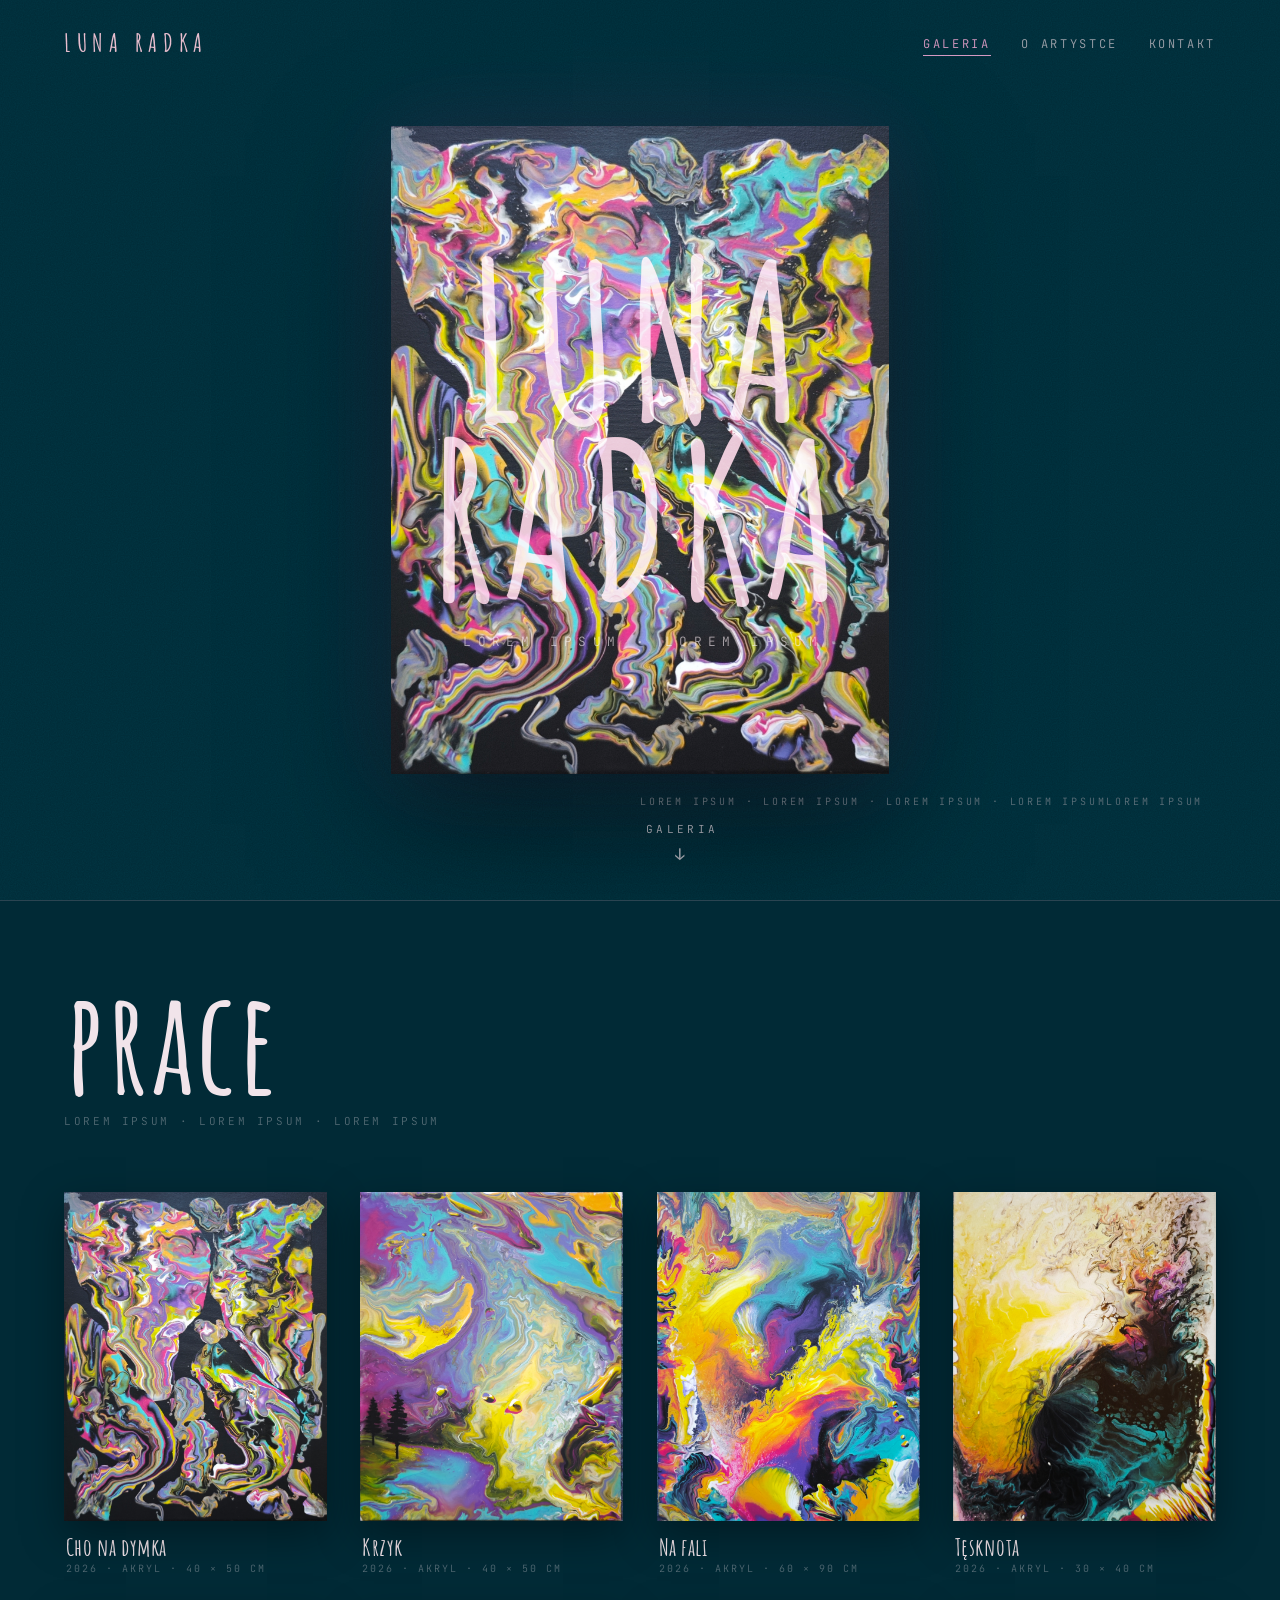
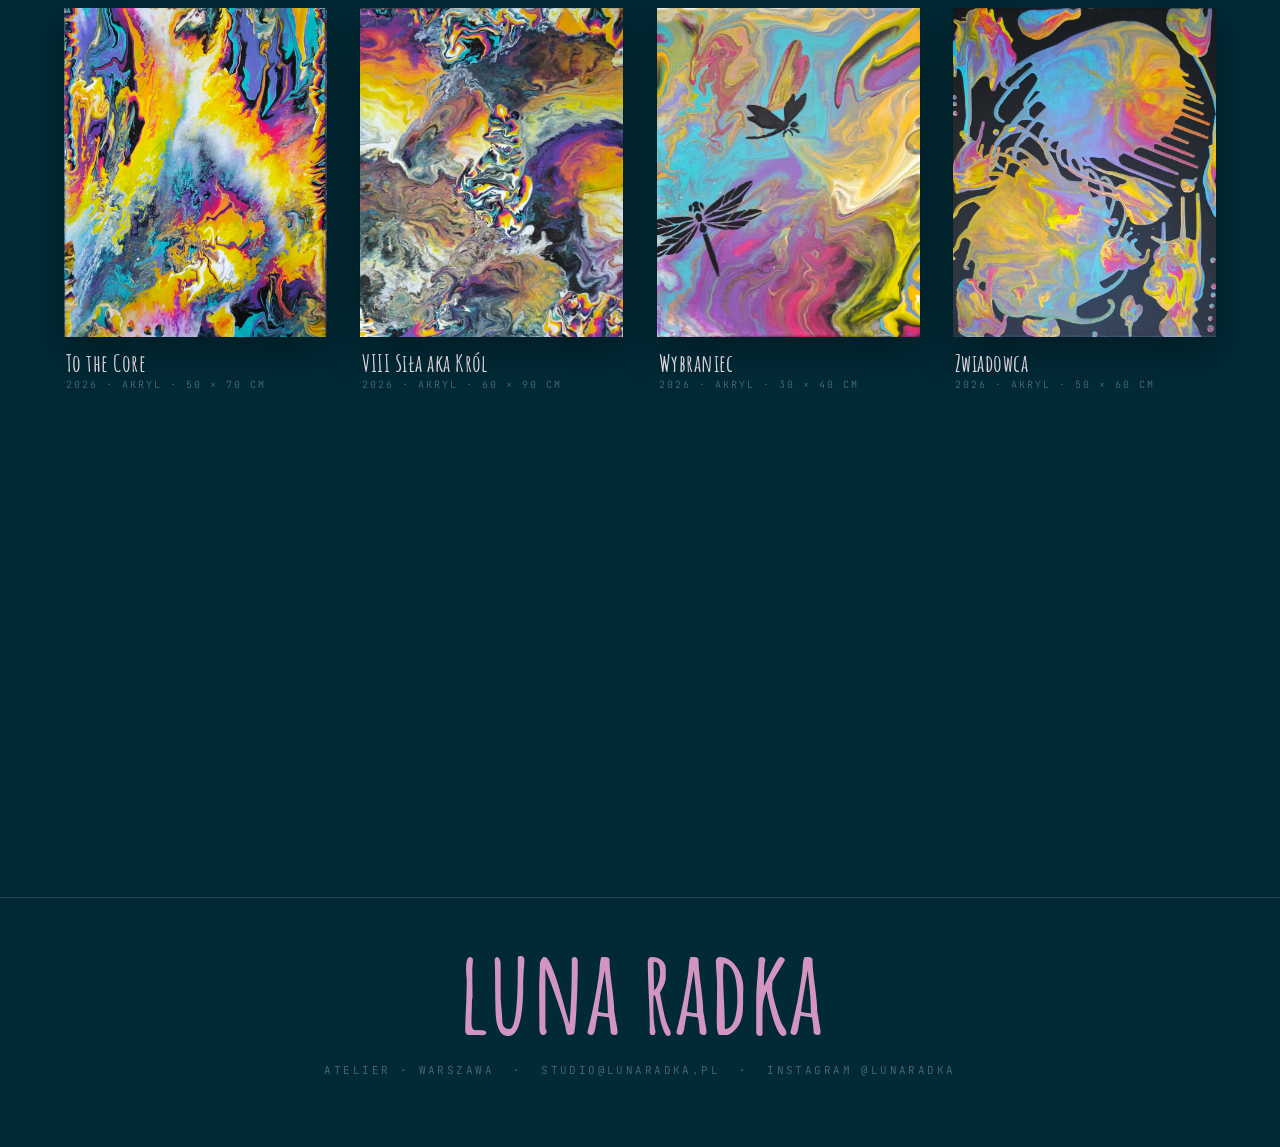
<file: index.html>
<!DOCTYPE html>
<html lang="pl">

<head>
  <meta charset="UTF-8" />
  <meta name="viewport" content="width=device-width,initial-scale=1" />
  <title>Luna Radka — galeria</title>
  <meta name="description"
    content="Luna Radka — malarstwo 2018–2026. Olej i akryl na płótnie. Galeria prac, o artystce, kontakt." />
  <link rel="preconnect" href="https://fonts.googleapis.com">
  <link rel="preconnect" href="https://fonts.gstatic.com" crossorigin>
  <link
    href="https://fonts.googleapis.com/css2?family=Amatic+SC:wght@400;700&family=JetBrains+Mono:wght@300;400;500&display=swap"
    rel="stylesheet">
  <link rel="stylesheet" href="css/style.css" />
</head>

<body>

  <div class="grain"></div>

  <div class="lr-page">

    <!-- ── NAWIGACJA ──────────────────────────────────────── -->
    <nav class="lr-nav">
      <a class="lr-nav-logo" href="index.html">LUNA RADKA</a>
      <ul class="lr-nav-links mono">
        <li><a href="index.html" class="is-current">galeria</a></li>
        <li><a href="o-artystce.html">o artystce</a></li>
        <li><a href="kontakt.html">kontakt</a></li>
      </ul>
      <button class="lr-nav-toggle mono" aria-label="Otwórz menu" aria-expanded="false">
        <span class="lr-nav-toggle-label">menu</span>
        <span class="lr-burger" aria-hidden="true"><i></i><i></i></span>
      </button>
      <div class="lr-nav-overlay">
        <ul class="lr-nav-overlay-links">
          <li style="transition-delay:.05s"><a href="index.html" class="is-current">galeria</a></li>
          <li style="transition-delay:.11s"><a href="o-artystce.html">o artystce</a></li>
          <li style="transition-delay:.17s"><a href="kontakt.html">kontakt</a></li>
        </ul>
      </div>
    </nav>

    <!-- ── HERO ───────────────────────────────────────────── -->
    <header class="lr-hero" data-screen-label="Hero">
      <div class="lr-hero-img-wrap">
        <div class="lr-hero-frame">
          <img src="art/Cho_na_dymka.jpg" alt="Luna Radka" />
        </div>
      </div>

      <div class="lr-hero-caption mono">
        LOREM IPSUM · LOREM IPSUM · LOREM IPSUM · LOREM IPSUMLOREM IPSUM
      </div>

      <div class="lr-hero-text">
        <div class="lr-hero-name">
          <span aria-label="LUNA"><span class="lr-char" style="animation-delay:.15s">L</span><span class="lr-char"
              style="animation-delay:.195s">U</span><span class="lr-char" style="animation-delay:.24s">N</span><span
              class="lr-char" style="animation-delay:.285s">A</span></span>
          <br />
          <span aria-label="RADKA"><span class="lr-char" style="animation-delay:.45s">R</span><span class="lr-char"
              style="animation-delay:.495s">A</span><span class="lr-char" style="animation-delay:.54s">D</span><span
              class="lr-char" style="animation-delay:.585s">K</span><span class="lr-char"
              style="animation-delay:.63s">A</span></span>
        </div>
        <div class="lr-hero-sub mono">LOREM IPSUM · LOREM IPSUM</div>
      </div>

      <button class="lr-scroll-cue mono">
        <span>galeria</span>
        <span class="lr-arrow">↓</span>
      </button>
    </header>

    <!-- ── GALERIA ────────────────────────────────────────── -->
    <section class="lr-gallery" id="galeria" data-screen-label="Galeria">
      <div class="lr-gallery-head">
        <h2 class="lr-gallery-title">prace</h2>
        <div class="lr-gallery-meta mono">LOREM IPSUM · LOREM IPSUM · LOREM IPSUM</div>
      </div>

      <div class="lr-grid">

        <figure class="lr-tile" style="transition-delay:0s" data-file="art/Cho_na_dymka.jpg" data-title="Cho na dymka"
          data-year="2026" data-tech="akryl na płótnie" data-dim="40 × 50 cm"
          data-note="Dwójka przyjaciół wyszła na przerwę na papierosa, scalając się w tym krótkim momencie odpoczynku.">
          <div class="lr-tile-frame">
            <img src="art/Cho_na_dymka.jpg" alt="Cho na dymka" loading="lazy" />
            <div class="lr-tile-veil"></div>
            <div class="lr-tile-view mono">zobacz</div>
          </div>
          <figcaption class="lr-cap">
            <span class="lr-cap-title">Cho na dymka</span>
            <span class="lr-cap-meta mono">2026 · akryl · 40 × 50 cm</span>
          </figcaption>
        </figure>

        <figure class="lr-tile" style="transition-delay:.06s" data-file="art/Krzyk.jpg" data-title="Krzyk"
          data-year="2026" data-tech="akryl na płótnie" data-dim="40 × 50 cm"
          data-note="Moja interpretacja “Krzyku” E. Muncha. Jedna z kilku intertekstualnych prac.">
          <div class="lr-tile-frame">
            <img src="art/Krzyk.jpg" alt="Krzyk" loading="lazy" />
            <div class="lr-tile-veil"></div>
            <div class="lr-tile-view mono">zobacz</div>
          </div>
          <figcaption class="lr-cap">
            <span class="lr-cap-title">Krzyk</span>
            <span class="lr-cap-meta mono">2026 · akryl · 40 × 50 cm</span>
          </figcaption>
        </figure>

        <figure class="lr-tile" style="transition-delay:.12s" data-file="art/Na_fali.jpg" data-title="Na fali"
          data-year="2026" data-tech="akryl na płótnie" data-dim="60 × 90 cm"
          data-note="Na odległej, fantastycznej planecie, wielkie fale rozbryzgują się o brzeg.">
          <div class="lr-tile-frame">
            <img src="art/Na_fali.jpg" alt="Na fali" loading="lazy" />
            <div class="lr-tile-veil"></div>
            <div class="lr-tile-view mono">zobacz</div>
          </div>
          <figcaption class="lr-cap">
            <span class="lr-cap-title">Na fali</span>
            <span class="lr-cap-meta mono">2026 · akryl · 60 × 90 cm</span>
          </figcaption>
        </figure>

        <figure class="lr-tile" style="transition-delay:.18s" data-file="art/Tesknota.jpg" data-title="Tęsknota"
          data-year="2026" data-tech="akryl na płótnie" data-dim="30 × 40 cm"
          data-note="Obraz przedstawia siedzącą postać przepełnioną tęsknotą. Postać powoli zaczyna się rozpływać, rozpadać, tak jak wspomnienia z biegiem czasu. Jasne, żywe kolory kontrastują z tą nostalgią">
          <div class="lr-tile-frame">
            <img src="art/Tesknota.jpg" alt="Tęsknota" loading="lazy" />
            <div class="lr-tile-veil"></div>
            <div class="lr-tile-view mono">zobacz</div>
          </div>
          <figcaption class="lr-cap">
            <span class="lr-cap-title">Tęsknota</span>
            <span class="lr-cap-meta mono">2026 · akryl · 30 × 40 cm</span>
          </figcaption>
        </figure>

        <figure class="lr-tile" style="transition-delay:0s" data-file="art/To_the_Core.jpg"
          data-title="To the Core/Nucleus" data-year="2026" data-tech="akryl na płótnie" data-dim="50 × 70 cm"
          data-note="Obraz przedstawia podróż do rdzenia, do jądra … Ziemi? W lewym dolnym rogu wystają głowy postaci kierujących się wgłąb.">
          <div class="lr-tile-frame">
            <img src="art/To_the_Core.jpg" alt="To the Core" loading="lazy" />  
            <div class="lr-tile-veil"></div>
            <div class="lr-tile-view mono">zobacz</div>
          </div>
          <figcaption class="lr-cap">
            <span class="lr-cap-title">To the Core</span>
            <span class="lr-cap-meta mono">2026 · akryl · 50 × 70 cm</span>
          </figcaption>
        </figure>

        <figure class="lr-tile" style="transition-delay:.06s" data-file="art/VIII_Sila_aka_Krol.jpg"
          data-title="VIII Siła aka Król" data-year="2026" data-tech="akryl na płótnie" data-dim="60 × 90 cm"
          data-note="Obraz przedstawia lwa na tle swojego terytorium. Nawiązuje swoją symboliką do karty Tarota “Siła”, oznaczonej numerem VIII.">
          <div class="lr-tile-frame">
            <img src="art/VIII_Sila_aka_Krol.jpg" alt="VIII Siła aka Król" loading="lazy" />
            <div class="lr-tile-veil"></div>
            <div class="lr-tile-view mono">zobacz</div>
          </div>
          <figcaption class="lr-cap">
            <span class="lr-cap-title">VIII Siła aka Król</span>
            <span class="lr-cap-meta mono">2026 · akryl · 60 × 90 cm</span>
          </figcaption>
        </figure>

        <figure class="lr-tile" style="transition-delay:.12s" data-file="art/Wybraniec.jpg" data-title="Wybraniec"
          data-year="2026" data-tech="akryl na płótnie" data-dim="30 × 40 cm"
          data-note="Ważka przysiadła na nosie elfa, czyniąc go tym samym Wybrańcem. Obraz uwiecznia podobne wspomnienia artystki z ważkami, ćmami i motylami.">
          <div class="lr-tile-frame">
            <img src="art/Wybraniec.jpg" alt="Wybraniec" loading="lazy" />
            <div class="lr-tile-veil"></div>
            <div class="lr-tile-view mono">zobacz</div>
          </div>
          <figcaption class="lr-cap">
            <span class="lr-cap-title">Wybraniec</span>
            <span class="lr-cap-meta mono">2026 · akryl · 30 × 40 cm</span>
          </figcaption>
        </figure>

        <figure class="lr-tile" style="transition-delay:.18s" data-file="art/Zwiadowca.jpg" data-title="Zwiadowca"
          data-year="2026" data-tech="akryl na płótnie" data-dim="50 × 60 cm"
          data-note="Postać w prawym dolnym rogu to Zwiadowca, który bada nowe intergalaktyczne tereny.">
          <div class="lr-tile-frame">
            <img src="art/Zwiadowca.jpg" alt="Zwiadowca" loading="lazy" />
            <div class="lr-tile-veil"></div>
            <div class="lr-tile-view mono">zobacz</div>
          </div>
          <figcaption class="lr-cap">
            <span class="lr-cap-title">Zwiadowca</span>
            <span class="lr-cap-meta mono">2026 · akryl · 50 × 60 cm</span>
          </figcaption>
        </figure>

        <figure class="lr-tile" style="transition-delay:0s" data-file="art/FARMA.jpg" data-title="Farma"
          data-year="2025" data-tech="akwarela" data-dim="21 × 29,7 cm"
          data-note="Praca przedstawia zwierzęta gospodarskie: królik, kurczak, świnka. Dla bystrego oka znajdzie się też smok: poluje czy chroni?">
          <div class="lr-tile-frame">
            <img src="art/FARMA.jpg" alt="Farma" loading="lazy" />
            <div class="lr-tile-veil"></div>
            <div class="lr-tile-view mono">zobacz</div>
          </div>
          <figcaption class="lr-cap">
            <span class="lr-cap-title">Farma</span>
            <span class="lr-cap-meta mono">2025 · akwarela · 21 × 29,7 cm</span>
          </figcaption>
        </figure>

        <figure class="lr-tile" style="transition-delay:.06s" data-file="art/KITSUNE.jpg" data-title="Kitsune"
          data-year="2026" data-tech="akwarela" data-dim="21 × 29,7 cm"
          data-note="Czujesz się obserwowany? Masz rację, przygląda Ci się lis. Możesz spróbować się z nim zaprzyjaźnić, przekupując go soczystą rybką, która pływa w pobliżu.">
          <div class="lr-tile-frame">
            <img src="art/KITSUNE.jpg" alt="Kitsune" loading="lazy" />
            <div class="lr-tile-veil"></div>
            <div class="lr-tile-view mono">zobacz</div>
          </div>
          <figcaption class="lr-cap">
            <span class="lr-cap-title">Kitsune</span>
            <span class="lr-cap-meta mono">2026 · akwarela · 21 × 29,7 cm</span>
          </figcaption>
        </figure>

        <figure class="lr-tile" style="transition-delay:.12s" data-file="art/Lisika_Rabbit.jpg"
          data-title="Lisika Rabbit" data-year="2026" data-tech="akwarela" data-dim="21 × 29,7 cm"
          data-note="Kiedy wszyscy biegają za tą samą laską, Ty masz swoją wierną i wyjątkową alternatywkę: Lisikę Rabbit">
          <div class="lr-tile-frame">
            <img src="art/Lisika_Rabbit.jpg" alt="Lisika Rabbit" loading="lazy" />
            <div class="lr-tile-veil"></div>
            <div class="lr-tile-view mono">zobacz</div>
          </div>
          <figcaption class="lr-cap">
            <span class="lr-cap-title">Lisika Rabbit</span>
            <span class="lr-cap-meta mono">2026 · akwarela · 21 × 29,7 cm</span>
          </figcaption>
        </figure>
        <!--
      <figure class="lr-tile" style="transition-delay:.18s"
        data-file="art/12.jpg" data-title="Pierwszy oddech" data-year="2018" data-tech="olej, akryl" data-dim="120 × 100 cm"
        data-note="Najwcześniejsza zachowana praca. Tu wszystko się zaczęło.">
        <div class="lr-tile-frame">
          <img src="art/12.jpg" alt="Pierwszy oddech" loading="lazy" />
          <div class="lr-tile-veil"></div>
          <div class="lr-tile-view mono">zobacz</div>
        </div>
        <figcaption class="lr-cap">
          <span class="lr-cap-title">Pierwszy oddech</span>
          <span class="lr-cap-meta mono">2018 · 120 × 100 cm</span>
        </figcaption>
      </figure>
--!>
    </div>
  </section>

  <!-- ── STOPKA ─────────────────────────────────────────── -->
        <footer class="lr-footer">
          <div class="lr-footer-name">luna radka</div>
          <div class="lr-footer-meta mono">
            atelier · warszawa &nbsp;·&nbsp; studio@lunaradka.pl &nbsp;·&nbsp; instagram @lunaradka
          </div>
        </footer>

      </div>

      <!-- ── LIGHTBOX (wypełniany przez main.js) ──────────────── -->
      <div class="lr-lightbox" hidden>
        <button class="lr-lb-close mono" aria-label="Zamknij">✕ <span>zamknij</span></button>
        <button class="lr-lb-nav lr-lb-prev" aria-label="Poprzedni">‹</button>
        <div class="lr-lb-inner">
          <div class="lr-lb-img"><img alt="" /></div>
          <div class="lr-lb-meta">
            <div class="lr-lb-index mono">01 / 12</div>
            <h3 class="lr-lb-title">—</h3>
            <div class="lr-lb-specs mono">
              <div><span>rok</span><em data-spec="rok"></em></div>
              <div><span>technika</span><em data-spec="technika"></em></div>
              <div><span>wymiary</span><em data-spec="wymiary"></em></div>
            </div>
            <p class="lr-lb-note">—</p>
            <div class="lr-lb-status mono">— praca dostępna · zapytaj o cenę —</div>
          </div>
        </div>
        <button class="lr-lb-nav lr-lb-next" aria-label="Następny">›</button>
      </div>

      <script src="js/main.js"></script>
</body>

</html>
</file>
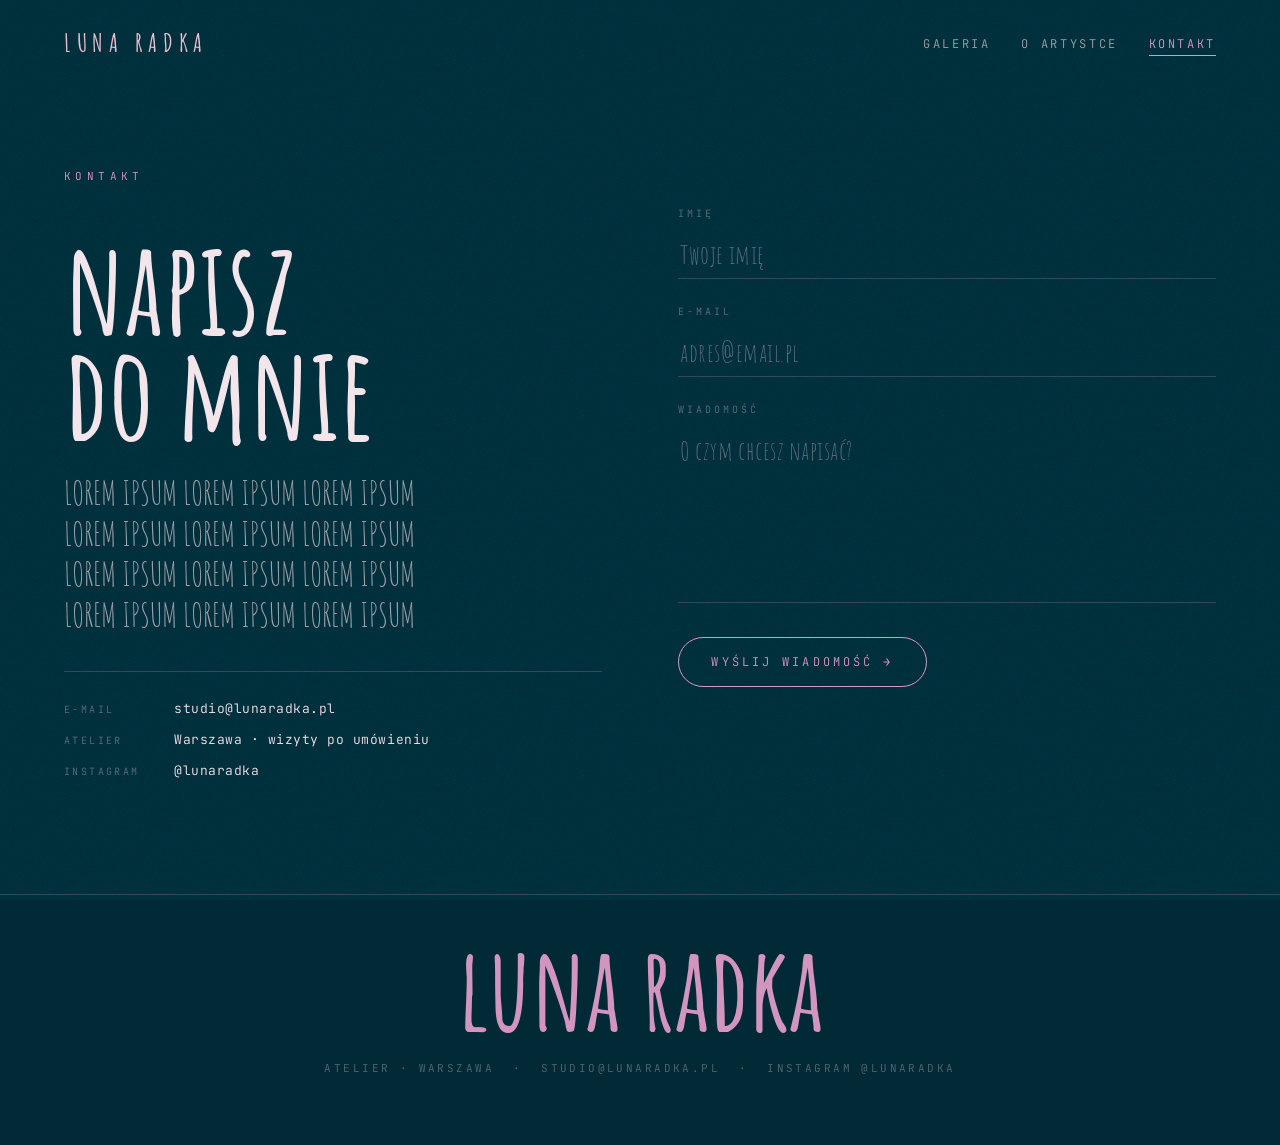
<file: kontakt.html>
<!DOCTYPE html>
<html lang="pl">
<head>
<meta charset="UTF-8" />
<meta name="viewport" content="width=device-width,initial-scale=1" />
<title>Luna Radka — kontakt</title>
<meta name="description" content="Kontakt z Luną Radką — zakup prac, wystawy, współpraca. Atelier w Krakowie, wizyty po umówieniu." />
<link rel="preconnect" href="https://fonts.googleapis.com">
<link rel="preconnect" href="https://fonts.gstatic.com" crossorigin>
<link href="https://fonts.googleapis.com/css2?family=Amatic+SC:wght@400;700&family=JetBrains+Mono:wght@300;400;500&display=swap" rel="stylesheet">
<link rel="stylesheet" href="css/style.css" />
</head>
<body>

<div class="grain"></div>

<div class="lr-page">

  <!-- ── NAWIGACJA ──────────────────────────────────────── -->
  <nav class="lr-nav">
    <a class="lr-nav-logo" href="index.html">LUNA RADKA</a>
    <ul class="lr-nav-links mono">
      <li><a href="index.html">galeria</a></li>
      <li><a href="o-artystce.html">o artystce</a></li>
      <li><a href="kontakt.html" class="is-current">kontakt</a></li>
    </ul>
    <button class="lr-nav-toggle mono" aria-label="Otwórz menu" aria-expanded="false">
      <span class="lr-nav-toggle-label">menu</span>
      <span class="lr-burger" aria-hidden="true"><i></i><i></i></span>
    </button>
    <div class="lr-nav-overlay">
      <ul class="lr-nav-overlay-links">
        <li style="transition-delay:.05s"><a href="index.html">galeria</a></li>
        <li style="transition-delay:.11s"><a href="o-artystce.html">o artystce</a></li>
        <li style="transition-delay:.17s"><a href="kontakt.html" class="is-current">kontakt</a></li>
      </ul>
    </div>
  </nav>

  <main class="lr-page-pad">
    <section class="lr-contact" data-screen-label="Kontakt">
      <div class="lr-contact-grid">

        <div class="lr-contact-aside">
          <div class="lr-about-num mono">KONTAKT</div>
          <h2 class="lr-contact-title lr-reveal">napisz<br />do mnie</h2>
          <p class="lr-contact-blurb lr-reveal" style="transition-delay:.1s">
            LOREM IPSUM LOREM IPSUM LOREM IPSUM LOREM IPSUM LOREM IPSUM LOREM IPSUM
            LOREM IPSUM LOREM IPSUM LOREM IPSUM LOREM IPSUM LOREM IPSUM LOREM IPSUM
          </p>
          <div class="lr-contact-direct mono lr-reveal" style="transition-delay:.16s">
            <div><span>e-mail</span>studio@lunaradka.pl</div>
            <div><span>atelier</span>Warszawa · wizyty po umówieniu</div>
            <div><span>instagram</span>@lunaradka</div>
          </div>
        </div>

        <div class="lr-reveal" style="transition-delay:.12s">
          <form class="lr-form">
            <label class="lr-field">
              <span class="lr-field-label mono">imię</span>
              <input type="text" name="imie" required placeholder="Twoje imię" />
            </label>
            <label class="lr-field">
              <span class="lr-field-label mono">e-mail</span>
              <input type="email" name="email" required placeholder="adres@email.pl" />
            </label>
            <label class="lr-field">
              <span class="lr-field-label mono">wiadomość</span>
              <textarea name="wiadomosc" rows="5" required placeholder="O czym chcesz napisać?"></textarea>
            </label>
            <button type="submit" class="lr-form-submit mono">wyślij wiadomość →</button>
          </form>

          <div class="lr-form-sent" hidden>
            <div class="lr-form-sent-mark">✓</div>
            <div class="lr-form-sent-title">dziękuję</div>
            <p class="lr-form-sent-text">Wiadomość wysłana. Odpiszę najszybciej, jak potrafię.</p>
          </div>
        </div>

      </div>
    </section>
  </main>

  <footer class="lr-footer">
    <div class="lr-footer-name">luna radka</div>
    <div class="lr-footer-meta mono">
      atelier · warszawa &nbsp;·&nbsp; studio@lunaradka.pl &nbsp;·&nbsp; instagram @lunaradka
    </div>
  </footer>

</div>

<script src="js/main.js"></script>
</body>
</html>
</file>
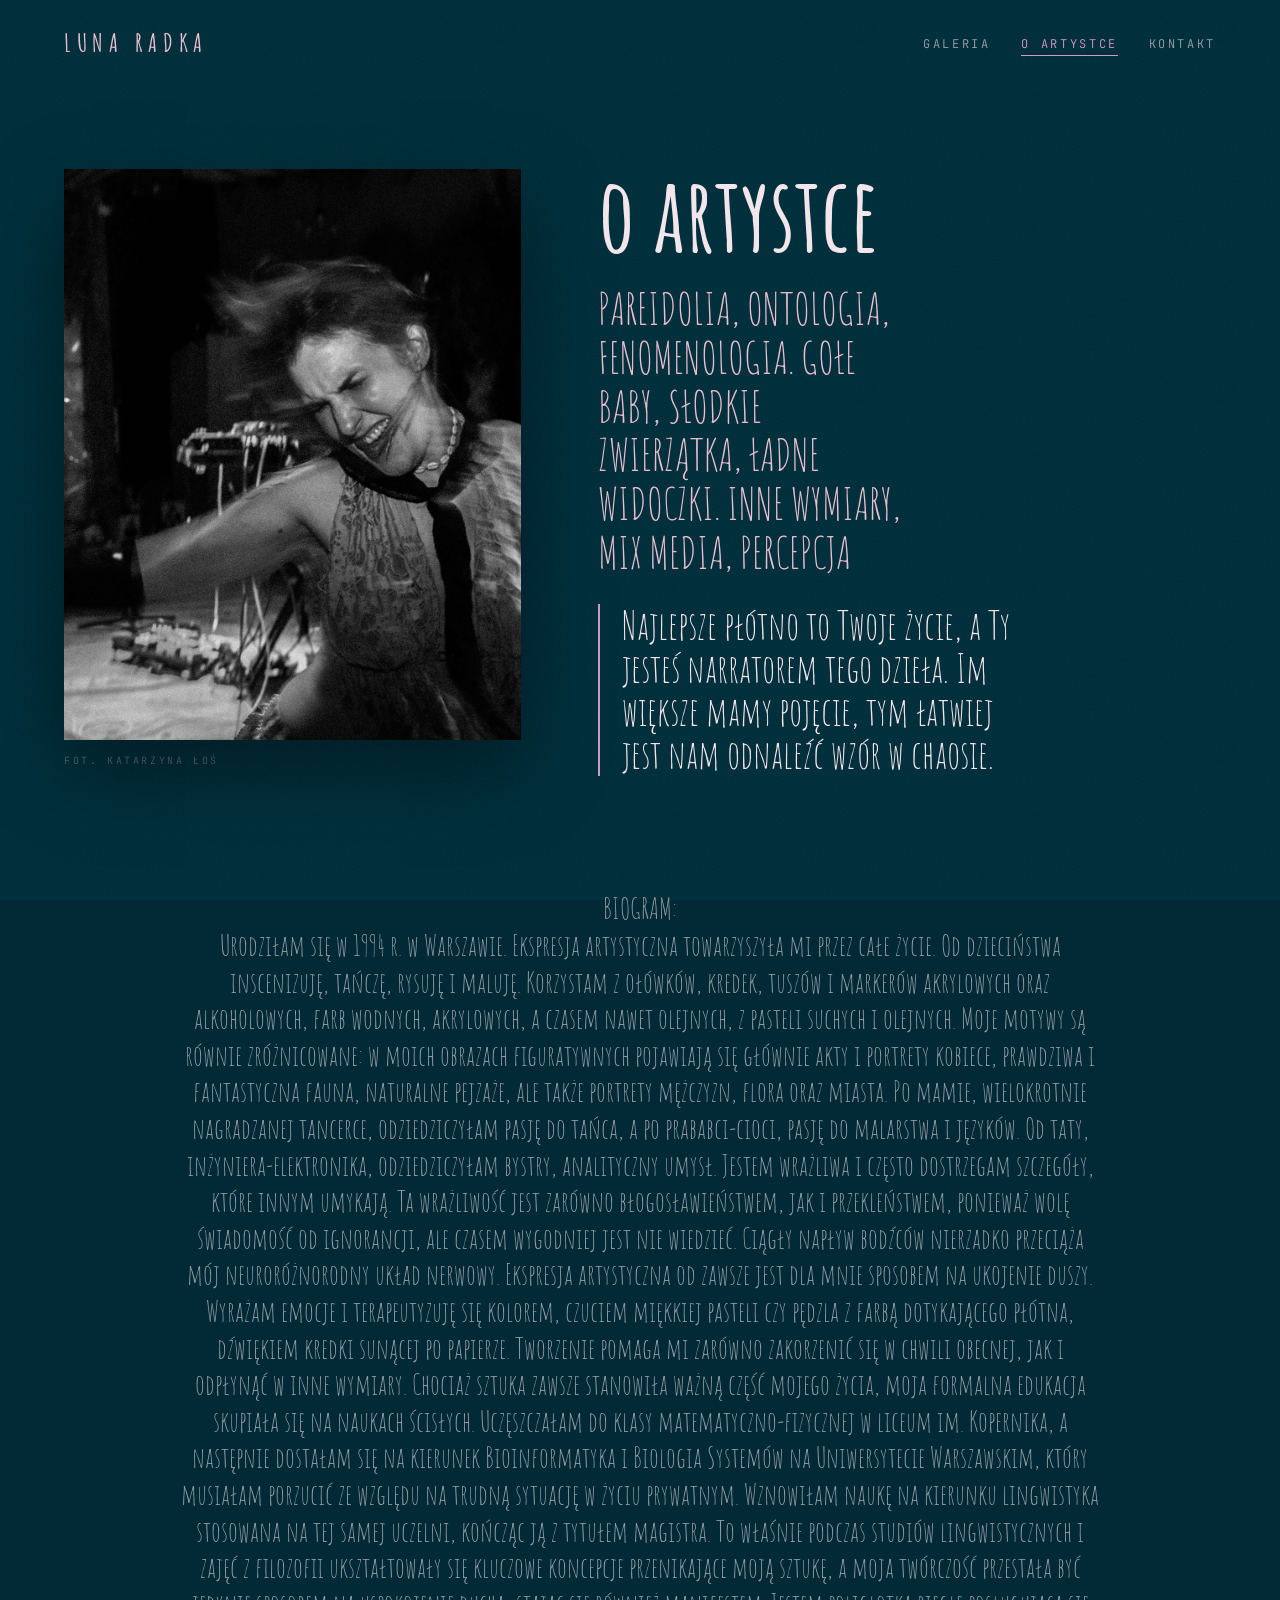
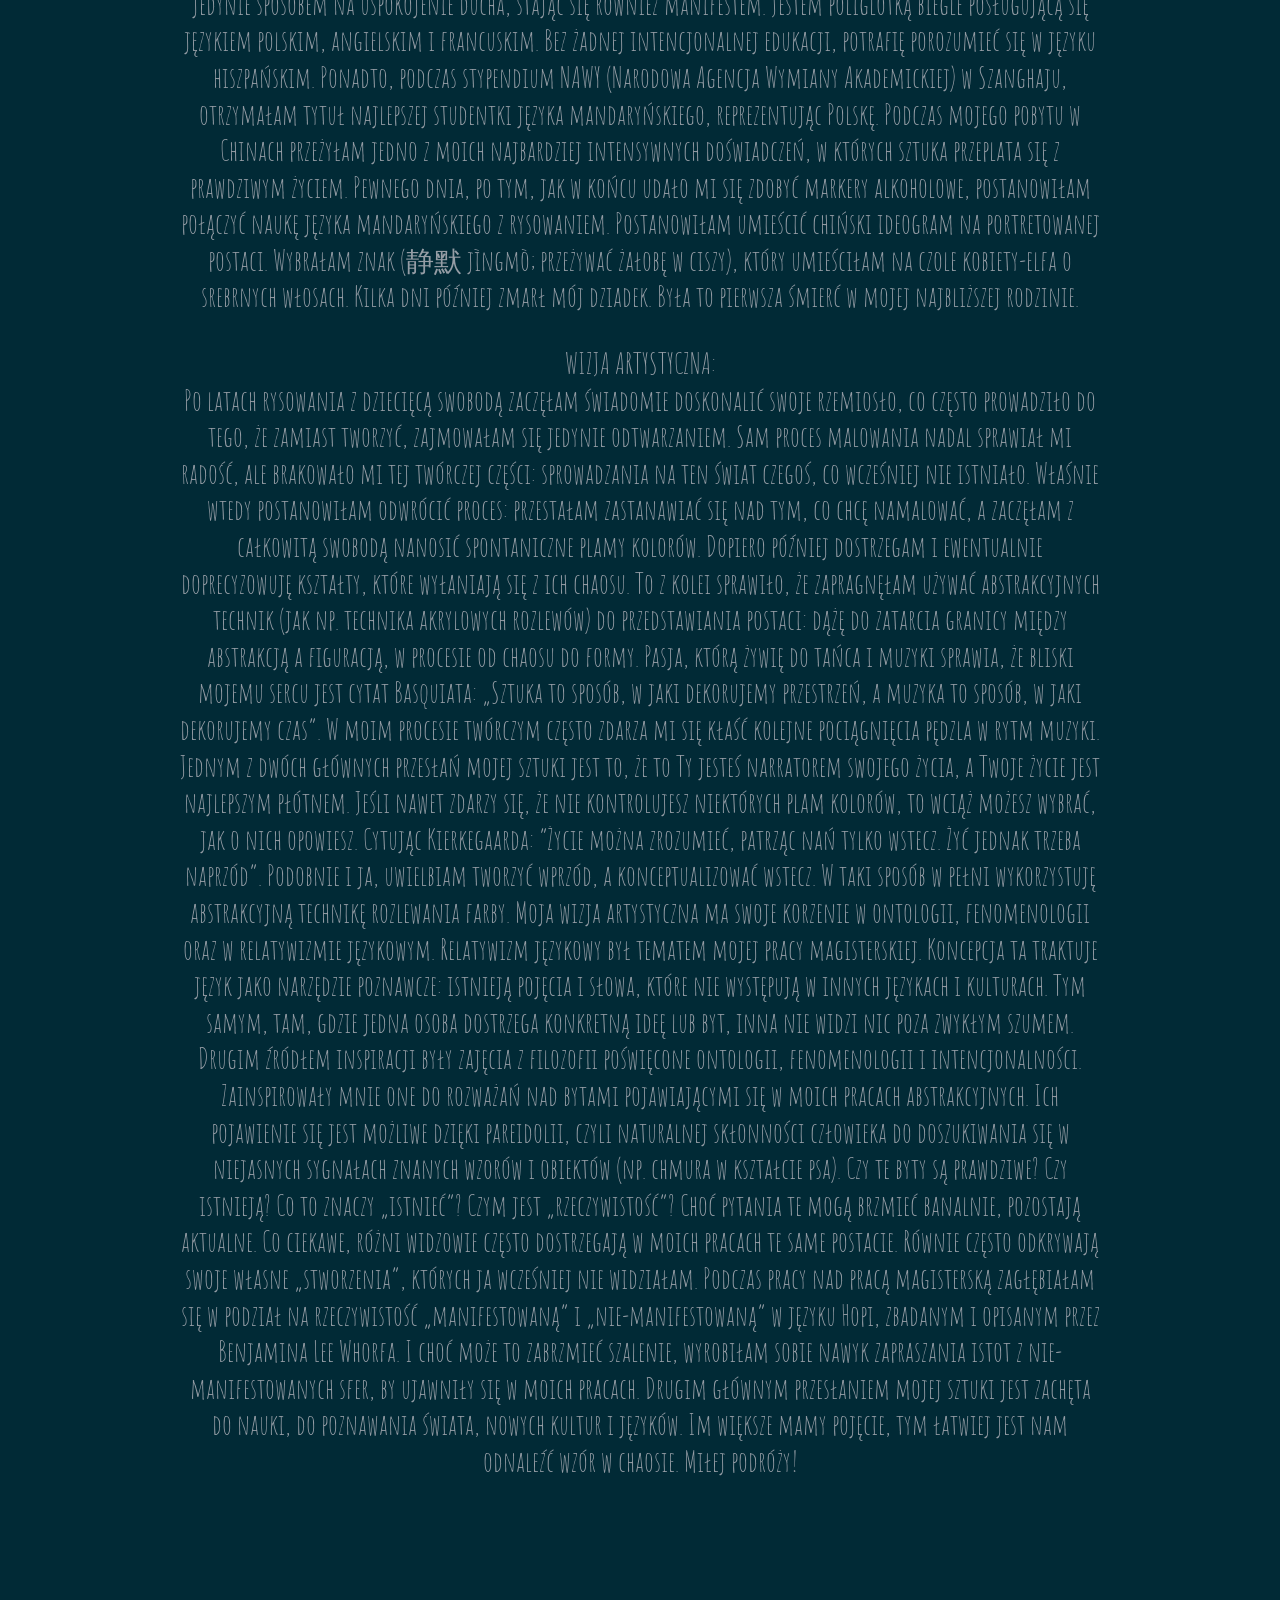
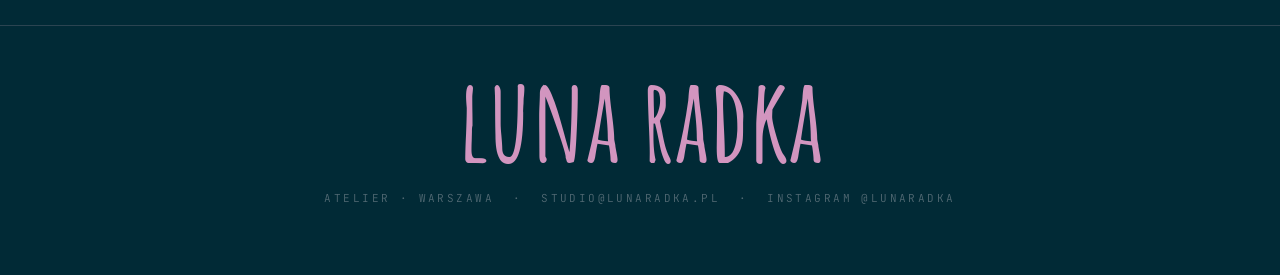
<file: o-artystce.html>
<!DOCTYPE html>
<html lang="pl">

<head>
  <meta charset="UTF-8" />
  <meta name="viewport" content="width=device-width,initial-scale=1" />
  <title>Luna Radka — o artystce</title>
  <meta name="description"
    content="O Lunie Radce — malarka z Krakowa. Olej i akryl na płótnie, cykle od nocnych pejzaży po rozjaśnione różem prace ostatnich lat." />
  <link rel="preconnect" href="https://fonts.googleapis.com">
  <link rel="preconnect" href="https://fonts.gstatic.com" crossorigin>
  <link
    href="https://fonts.googleapis.com/css2?family=Amatic+SC:wght@400;700&family=JetBrains+Mono:wght@300;400;500&display=swap"
    rel="stylesheet">
  <link rel="stylesheet" href="css/style.css" />
</head>

<body>

  <div class="grain"></div>

  <div class="lr-page">

    <!-- ── NAWIGACJA ──────────────────────────────────────── -->
    <nav class="lr-nav">
      <a class="lr-nav-logo" href="index.html">LUNA RADKA</a>
      <ul class="lr-nav-links mono">
        <li><a href="index.html">galeria</a></li>
        <li><a href="o-artystce.html" class="is-current">o artystce</a></li>
        <li><a href="kontakt.html">kontakt</a></li>
      </ul>
      <button class="lr-nav-toggle mono" aria-label="Otwórz menu" aria-expanded="false">
        <span class="lr-nav-toggle-label">menu</span>
        <span class="lr-burger" aria-hidden="true"><i></i><i></i></span>
      </button>
      <div class="lr-nav-overlay">
        <ul class="lr-nav-overlay-links">
          <li style="transition-delay:.05s"><a href="index.html">galeria</a></li>
          <li style="transition-delay:.11s"><a href="o-artystce.html" class="is-current">o artystce</a></li>
          <li style="transition-delay:.17s"><a href="kontakt.html">kontakt</a></li>
        </ul>
      </div>
    </nav>

    <main class="lr-page-pad">
      <section class="lr-about" data-screen-label="O artystce">
        <div class="lr-about-grid">

          <figure class="lr-about-portrait lr-reveal">
            <div class="lr-portrait-frame">
              <img src="art/luna_radka.jpg" alt="Luna Radka w atelier" />
              <span class="lr-portrait-empty mono">portret.jpg</span>
            </div>
            <figcaption class="lr-about-portrait-cap mono">fot. Katarzyna Łoś</figcaption>
          </figure>

          <div class="lr-about-body">
            <h2 class="lr-about-title lr-reveal">o artystce</h2>
            <p class="lr-about-lead lr-reveal" style="transition-delay:.08s">
              PAREIDOLIA, ONTOLOGIA, FENOMENOLOGIA. GOŁE BABY, SŁODKIE ZWIERZĄTKA, ŁADNE WIDOCZKI. INNE WYMIARY, MIX
              MEDIA, PERCEPCJA
            </p>
            <blockquote class="lr-about-quote lr-reveal" style="transition-delay:.2s">
              Najlepsze płótno to Twoje życie, a Ty jesteś narratorem tego dzieła.
              Im większe mamy pojęcie, tym łatwiej jest nam odnaleźć wzór w chaosie.
            </blockquote>
            <!--
                        <div class="lr-about-exhib lr-reveal" style="transition-delay:.26s">
              <div class="lr-exhib-head mono">CYKLE</div>
              <ul class="lr-exhib-list mono">
                <li><span>2018–21</span> LOREM IPSUM LOREM IPSUM </li>
                <li><span>2022–23</span> LOREM IPSUM LOREM IPSUM </li>
                <li><span>2024–26</span> LOREM IPSUM LOREM IPSUM </li>
              </ul>
            </div>
            -->
          </div>

        </div>

        <div class="lr-about-fulltext">
            <p class="lr-about-text lr-reveal" style="transition-delay:.14s">
              BIOGRAM: <br>
              Urodziłam się w 1994 r. w Warszawie.
              Ekspresja artystyczna towarzyszyła mi przez całe życie. Od dzieciństwa inscenizuję, tańczę, rysuję i
              maluję. Korzystam z ołówków, kredek, tuszów i markerów akrylowych oraz alkoholowych, farb wodnych,
              akrylowych, a czasem nawet olejnych, z pasteli suchych i olejnych. Moje motywy są równie zróżnicowane: w
              moich obrazach figuratywnych pojawiają się głównie akty i portrety kobiece, prawdziwa i fantastyczna
              fauna, naturalne pejzaże, ale także portrety mężczyzn, flora oraz miasta. Po mamie, wielokrotnie
              nagradzanej tancerce, odziedziczyłam pasję do tańca, a po prababci-cioci, pasję do malarstwa i języków. Od
              taty, inżyniera-elektronika, odziedziczyłam bystry, analityczny umysł.
              Jestem wrażliwa i często dostrzegam szczegóły, które innym umykają. Ta wrażliwość jest zarówno
              błogosławieństwem, jak i przekleństwem, ponieważ wolę świadomość od ignorancji, ale czasem wygodniej jest
              nie wiedzieć.
              Ciągły napływ bodźców nierzadko przeciąża mój neuroróżnorodny układ nerwowy. Ekspresja artystyczna od
              zawsze jest dla mnie sposobem na ukojenie duszy.
              Wyrażam emocje i terapeutyzuję się kolorem, czuciem miękkiej pasteli czy pędzla z farbą dotykającego
              płótna, dźwiękiem kredki sunącej po papierze. Tworzenie pomaga mi zarówno zakorzenić się w chwili obecnej,
              jak i odpłynąć w inne wymiary.
              Chociaż sztuka zawsze stanowiła ważną część mojego życia, moja formalna edukacja skupiała się na naukach
              ścisłych. Uczęszczałam do klasy matematyczno-fizycznej w liceum im. Kopernika, a następnie dostałam się na
              kierunek Bioinformatyka i Biologia Systemów na Uniwersytecie Warszawskim, który musiałam porzucić ze
              względu na trudną sytuację w życiu prywatnym. Wznowiłam naukę na kierunku lingwistyka stosowana na tej
              samej uczelni, kończąc ją z tytułem magistra. To właśnie podczas studiów lingwistycznych i zajęć z
              filozofii ukształtowały się kluczowe koncepcje przenikające moją sztukę, a moja twórczość przestała być
              jedynie sposobem na uspokojenie ducha, stając się również manifestem. Jestem poliglotką biegle posługującą
              się językiem polskim, angielskim i francuskim. Bez żadnej intencjonalnej edukacji, potrafię porozumieć się
              w języku hiszpańskim. Ponadto, podczas stypendium NAWY (Narodowa Agencja Wymiany Akademickiej) w
              Szanghaju, otrzymałam tytuł najlepszej studentki języka mandaryńskiego, reprezentując Polskę. Podczas
              mojego pobytu w Chinach przeżyłam jedno z moich najbardziej intensywnych doświadczeń, w których sztuka
              przeplata się z prawdziwym życiem. Pewnego dnia, po tym, jak w końcu udało mi się zdobyć markery
              alkoholowe, postanowiłam połączyć naukę języka mandaryńskiego z rysowaniem. Postanowiłam umieścić chiński
              ideogram na portretowanej postaci. Wybrałam znak (静默 jìngmò; przeżywać żałobę w ciszy), który umieściłam
              na czole kobiety-elfa o srebrnych włosach. Kilka dni później zmarł mój dziadek. Była to pierwsza śmierć w
              mojej najbliższej rodzinie.
            </p>
            <p class="lr-about-text lr-reveal" style="transition-delay:.14s">
              WIZJA ARTYSTYCZNA:<br>
              Po latach rysowania z dziecięcą swobodą zaczęłam świadomie doskonalić swoje rzemiosło, co często
              prowadziło do tego, że zamiast tworzyć, zajmowałam się jedynie odtwarzaniem. Sam proces malowania nadal
              sprawiał mi radość, ale brakowało mi tej twórczej części: sprowadzania na ten świat czegoś, co wcześniej
              nie istniało. Właśnie wtedy postanowiłam odwrócić proces: przestałam zastanawiać się nad tym, co chcę
              namalować, a zaczęłam z całkowitą swobodą nanosić spontaniczne plamy kolorów. Dopiero później dostrzegam i
              ewentualnie doprecyzowuję kształty, które wyłaniają się z ich chaosu. To z kolei sprawiło, że zapragnęłam
              używać abstrakcyjnych technik (jak np. technika akrylowych rozlewów) do przedstawiania postaci: dążę do
              zatarcia granicy między abstrakcją a figuracją, w procesie od chaosu do formy.
              Pasja, którą żywię do tańca i muzyki sprawia, że bliski mojemu sercu jest cytat Basquiata: „Sztuka to
              sposób, w jaki dekorujemy przestrzeń, a muzyka to sposób, w jaki dekorujemy czas”. W moim procesie
              twórczym często zdarza mi się kłaść kolejne pociągnięcia pędzla w rytm muzyki.
              Jednym z dwóch głównych przesłań mojej sztuki jest to, że to Ty jesteś narratorem swojego życia, a Twoje
              życie jest najlepszym płótnem. Jeśli nawet zdarzy się, że nie kontrolujesz niektórych plam kolorów, to
              wciąż możesz wybrać, jak o nich opowiesz. Cytując Kierkegaarda: “Życie można zrozumieć, patrząc nań tylko
              wstecz. Żyć jednak trzeba naprzód”. Podobnie i ja, uwielbiam tworzyć wprzód, a konceptualizować wstecz. W
              taki sposób w pełni wykorzystuję abstrakcyjną technikę rozlewania farby.
              Moja wizja artystyczna ma swoje korzenie w ontologii, fenomenologii oraz w relatywizmie językowym.
              Relatywizm językowy był tematem mojej pracy magisterskiej. Koncepcja ta traktuje język jako narzędzie
              poznawcze: istnieją pojęcia i słowa, które nie występują w innych językach i kulturach. Tym samym, tam,
              gdzie jedna osoba dostrzega konkretną ideę lub byt, inna nie widzi nic poza zwykłym szumem.
              Drugim źródłem inspiracji były zajęcia z filozofii poświęcone ontologii, fenomenologii i intencjonalności.
              Zainspirowały mnie one do rozważań nad bytami pojawiającymi się w moich pracach abstrakcyjnych. Ich
              pojawienie się jest możliwe dzięki pareidolii, czyli naturalnej skłonności człowieka do doszukiwania się w
              niejasnych sygnałach znanych wzorów i obiektów (np. chmura w kształcie psa).
              Czy te byty są prawdziwe? Czy istnieją? Co to znaczy „istnieć”? Czym jest „rzeczywistość”? Choć pytania te
              mogą brzmieć banalnie, pozostają aktualne. Co ciekawe, różni widzowie często dostrzegają w moich pracach
              te same postacie. Równie często odkrywają swoje własne „stworzenia”, których ja wcześniej nie widziałam.
              Podczas pracy nad pracą magisterską zagłębiałam się w podział na rzeczywistość „manifestowaną” i
              „nie-manifestowaną” w języku Hopi, zbadanym i opisanym przez Benjamina Lee Whorfa. I choć może to
              zabrzmieć szalenie, wyrobiłam sobie nawyk zapraszania istot z nie-manifestowanych sfer, by ujawniły się w
              moich pracach.
              Drugim głównym przesłaniem mojej sztuki jest zachęta do nauki, do poznawania świata, nowych kultur i
              języków. Im większe mamy pojęcie, tym łatwiej jest nam odnaleźć wzór w chaosie.
              Miłej podróży!
            </p>
        </div>
      </section>
    </main>

    <footer class="lr-footer">
      <div class="lr-footer-name">luna radka</div>
      <div class="lr-footer-meta mono">
        atelier · warszawa &nbsp;·&nbsp; studio@lunaradka.pl &nbsp;·&nbsp; instagram @lunaradka
      </div>
    </footer>

  </div>

  <script src="js/main.js"></script>
</body>

</html>
</file>
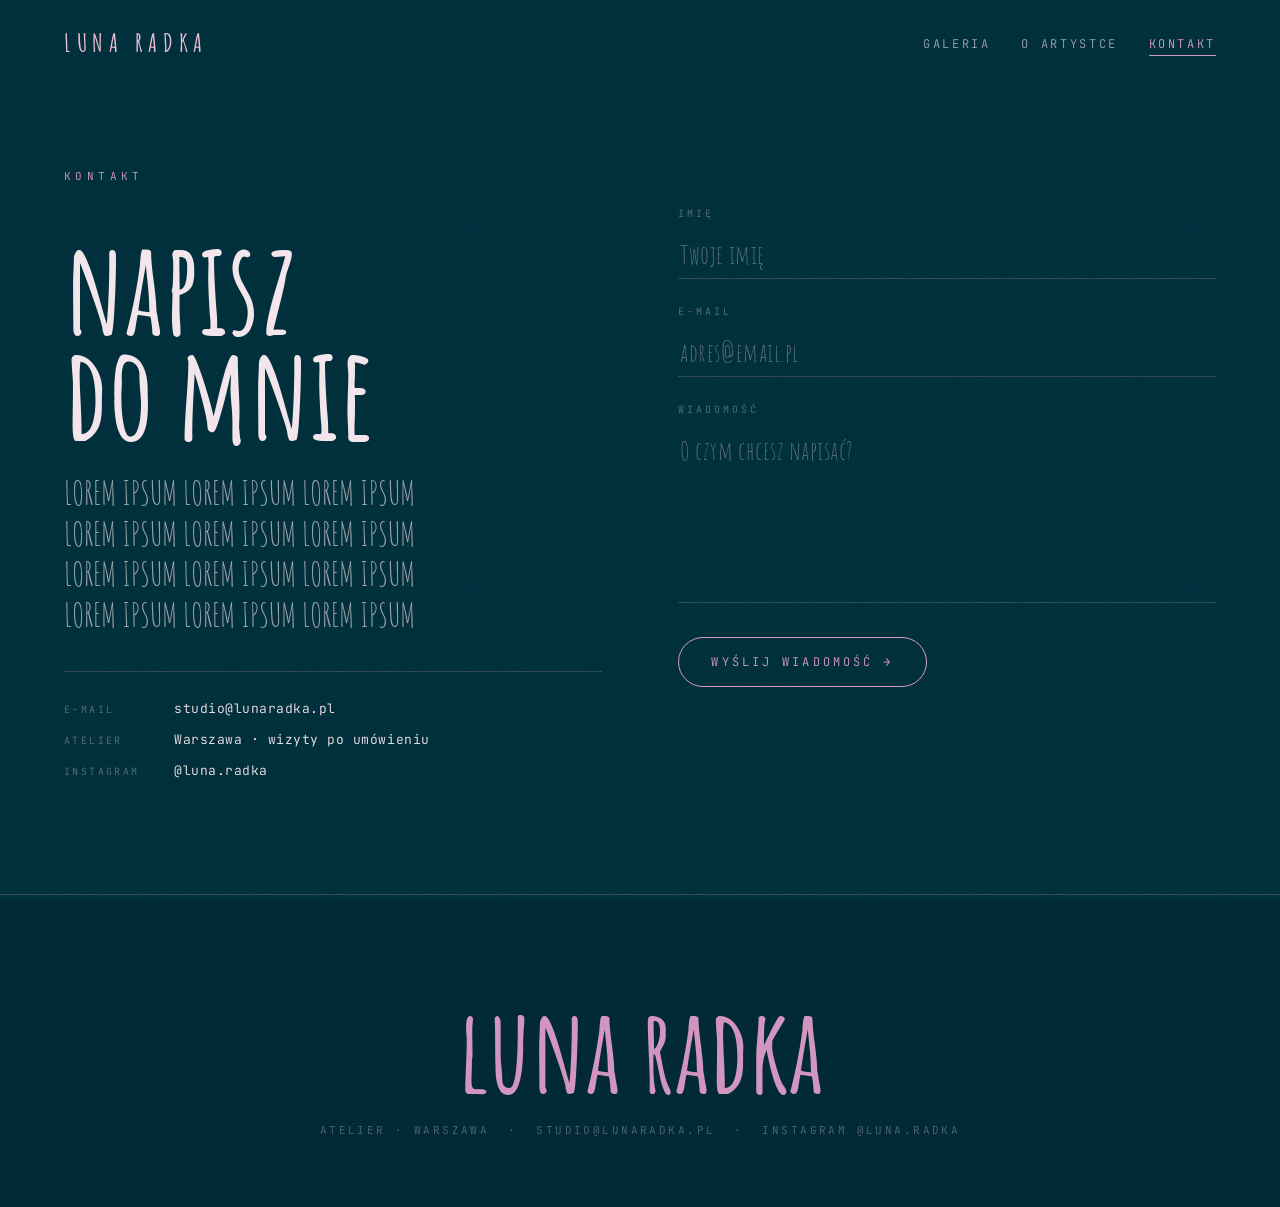
<file: main/kontakt.html>
<!DOCTYPE html>
<html lang="pl">
<head>
<meta charset="UTF-8" />
<meta name="viewport" content="width=device-width,initial-scale=1" />
<title>Luna Radka — kontakt</title>
<meta name="description" content="Kontakt z Luną Radką — zakup prac, wystawy, współpraca. Atelier w Krakowie, wizyty po umówieniu." />
<link rel="preconnect" href="https://fonts.googleapis.com">
<link rel="preconnect" href="https://fonts.gstatic.com" crossorigin>
<link href="https://fonts.googleapis.com/css2?family=Amatic+SC:wght@400;700&family=JetBrains+Mono:wght@300;400;500&display=swap" rel="stylesheet">
<link rel="stylesheet" href="css/style.css" />
</head>
<body>

<div class="grain"></div>

<div class="lr-page">

  <!-- ── NAWIGACJA ──────────────────────────────────────── -->
  <nav class="lr-nav">
    <a class="lr-nav-logo" href="index.html">LUNA RADKA</a>
    <ul class="lr-nav-links mono">
      <li><a href="index.html">galeria</a></li>
      <li><a href="o-artystce.html">o artystce</a></li>
      <li><a href="kontakt.html" class="is-current">kontakt</a></li>
    </ul>
    <button class="lr-nav-toggle mono" aria-label="Otwórz menu" aria-expanded="false">
      <span class="lr-nav-toggle-label">menu</span>
      <span class="lr-burger" aria-hidden="true"><i></i><i></i></span>
    </button>
    <div class="lr-nav-overlay">
      <ul class="lr-nav-overlay-links">
        <li style="transition-delay:.05s"><a href="index.html">galeria</a></li>
        <li style="transition-delay:.11s"><a href="o-artystce.html">o artystce</a></li>
        <li style="transition-delay:.17s"><a href="kontakt.html" class="is-current">kontakt</a></li>
      </ul>
    </div>
  </nav>

  <main class="lr-page-pad">
    <section class="lr-contact" data-screen-label="Kontakt">
      <div class="lr-contact-grid">

        <div class="lr-contact-aside">
          <div class="lr-about-num mono">KONTAKT</div>
          <h2 class="lr-contact-title lr-reveal">napisz<br />do mnie</h2>
          <p class="lr-contact-blurb lr-reveal" style="transition-delay:.1s">
            LOREM IPSUM LOREM IPSUM LOREM IPSUM LOREM IPSUM LOREM IPSUM LOREM IPSUM
            LOREM IPSUM LOREM IPSUM LOREM IPSUM LOREM IPSUM LOREM IPSUM LOREM IPSUM
          </p>
          <div class="lr-contact-direct mono lr-reveal" style="transition-delay:.16s">
            <div><span>e-mail</span>studio@lunaradka.pl</div>
            <div><span>atelier</span>Warszawa · wizyty po umówieniu</div>
            <div><span>instagram</span>@luna.radka</div>
          </div>
        </div>

        <div class="lr-reveal" style="transition-delay:.12s">
          <form class="lr-form">
            <label class="lr-field">
              <span class="lr-field-label mono">imię</span>
              <input type="text" name="imie" required placeholder="Twoje imię" />
            </label>
            <label class="lr-field">
              <span class="lr-field-label mono">e-mail</span>
              <input type="email" name="email" required placeholder="adres@email.pl" />
            </label>
            <label class="lr-field">
              <span class="lr-field-label mono">wiadomość</span>
              <textarea name="wiadomosc" rows="5" required placeholder="O czym chcesz napisać?"></textarea>
            </label>
            <button type="submit" class="lr-form-submit mono">wyślij wiadomość →</button>
          </form>

          <div class="lr-form-sent" hidden>
            <div class="lr-form-sent-mark">✓</div>
            <div class="lr-form-sent-title">dziękuję</div>
            <p class="lr-form-sent-text">Wiadomość wysłana. Odpiszę najszybciej, jak potrafię.</p>
          </div>
        </div>

      </div>
    </section>
  </main>

  <footer class="lr-footer">
    <div class="lr-footer-name">luna radka</div>
    <div class="lr-footer-meta mono">
      atelier · warszawa &nbsp;·&nbsp; studio@lunaradka.pl &nbsp;·&nbsp; instagram @luna.radka
    </div>
  </footer>

</div>

<script src="js/main.js"></script>
</body>
</html>
</file>
<file: css/style.css>
/* ════════════════════════════════════════════════════════════
   Luna Radka — strona malarki
   style.css — pełne style witryny (kierunek „Muzealny")
   ════════════════════════════════════════════════════════════ */

/* ── ZMIENNE / RESET / BAZA ──────────────────────────────── */
:root {
  --navy:   #012A36;
  --rose:   #D295BF;
  --blush:  #E6BCCD;
  --deep:   #011820;

  --bg:      var(--navy);
  --bg-deep: var(--deep);
  --ink:     #F1E4EA;
  --ink-soft: rgba(241, 228, 234, 0.62);
  --ink-faint: rgba(241, 228, 234, 0.34);
  --line:    rgba(230, 188, 205, 0.18);
  --accent:  var(--rose);
}
* { box-sizing: border-box; }
html { scroll-behavior: smooth; }
body {
  margin: 0; background: var(--bg); color: var(--ink);
  font-family: 'Amatic SC', cursive; -webkit-font-smoothing: antialiased;
  overflow-x: hidden;
}
::selection { background: var(--rose); color: var(--deep); }
.mono { font-family: 'JetBrains Mono', monospace; font-weight: 300; letter-spacing: 0.04em; }

/* ziarno (delikatna tekstura na całej stronie) */
.grain {
  position: fixed; inset: 0; z-index: 9998; pointer-events: none;
  opacity: 0.5; mix-blend-mode: soft-light;
  background-image: url("[data-uri]");
}
::-webkit-scrollbar { width: 10px; }
::-webkit-scrollbar-track { background: var(--bg-deep); }
::-webkit-scrollbar-thumb { background: rgba(230,188,205,0.25); border-radius: 8px; }
::-webkit-scrollbar-thumb:hover { background: rgba(230,188,205,0.4); }

.lr-page { position: relative; z-index: 1; }

/* ── NAWIGACJA ───────────────────────────────────────────── */
.lr-nav {
  position: fixed; top: 0; left: 0; right: 0; z-index: 100;
  display: flex; justify-content: space-between; align-items: center;
  padding: 26px clamp(24px, 5vw, 64px);
}
.lr-nav-logo {
  font-family: 'Amatic SC', cursive; font-weight: 700;
  font-size: 26px; letter-spacing: 0.22em; color: var(--blush);
  text-decoration: none; display: inline-block;
  white-space: nowrap; flex: 0 0 auto;
}
.lr-nav-links { list-style: none; display: flex; gap: clamp(16px, 2.4vw, 34px); margin: 0; padding: 0; flex-wrap: nowrap; }
.lr-nav-links a {
  color: var(--ink-soft); text-decoration: none; font-size: 12px;
  letter-spacing: 0.22em; text-transform: uppercase; cursor: pointer;
  transition: color .3s; padding-bottom: 3px; border-bottom: 1px solid transparent;
  white-space: nowrap;
}
.lr-nav-links a:hover { color: var(--accent); border-bottom-color: var(--accent); }
.lr-nav-links a.is-current { color: var(--accent); border-bottom-color: var(--accent); }

/* menu mobilne — ukryte na desktopie */
.lr-nav-toggle {
  display: none; align-items: center; gap: 11px;
  background: none; border: none; cursor: pointer; padding: 6px 0;
  color: var(--ink-soft); font-size: 11px; letter-spacing: 0.26em; text-transform: uppercase;
}
.lr-nav-toggle-label { min-width: 4.6em; text-align: right; }
.lr-burger { display: flex; flex-direction: column; gap: 5px; width: 24px; }
.lr-burger i { display: block; height: 1.5px; width: 100%; background: var(--blush); transition: transform .35s, opacity .25s; }
.lr-nav.is-open .lr-burger i:first-child { transform: translateY(3.25px) rotate(45deg); }
.lr-nav.is-open .lr-burger i:last-child { transform: translateY(-3.25px) rotate(-45deg); }

.lr-nav-overlay {
  position: fixed; inset: 0; z-index: -1; background: var(--bg-deep);
  display: flex; align-items: center; justify-content: center;
  opacity: 0; visibility: hidden; transition: opacity .4s ease, visibility .4s;
}
.lr-nav.is-open .lr-nav-overlay { opacity: 0.985; visibility: visible; z-index: 90; }
.lr-nav-overlay-links { list-style: none; margin: 0; padding: 0; display: flex; flex-direction: column; align-items: center; gap: clamp(22px, 5vh, 44px); }
.lr-nav-overlay-links li { opacity: 0; transform: translateY(16px); transition: opacity .5s ease, transform .5s cubic-bezier(.2,.7,.2,1); }
.lr-nav.is-open .lr-nav-overlay-links li { opacity: 1; transform: none; }
.lr-nav-overlay-links a {
  font-family: 'Amatic SC', cursive; font-weight: 700;
  font-size: clamp(48px, 13vw, 72px); line-height: 1; letter-spacing: 0.04em;
  color: var(--ink-soft); text-decoration: none; transition: color .3s;
}
.lr-nav-overlay-links a.is-current, .lr-nav-overlay-links a:active { color: var(--accent); }

/* odstęp pod stałą nawigacją na podstronach */
.lr-page-pad { padding-top: clamp(40px, 6vh, 80px); }

/* ── HERO ────────────────────────────────────────────────── */
.lr-hero {
  position: relative; height: 100vh; min-height: 680px;
  display: flex; align-items: center; justify-content: center;
  overflow: hidden;
}
.lr-hero-img-wrap {
  position: absolute; inset: 0;
  display: flex; align-items: center; justify-content: center;
  will-change: transform;
}
.lr-hero-frame {
  position: relative;
  height: 72vh; max-height: 760px;
  aspect-ratio: 1000 / 1300;
  box-shadow: 0 50px 120px rgba(0,0,0,0.55), 0 0 90px rgba(126,82,160,0.18);
  animation: lr-hero-in 1.6s cubic-bezier(.2,.7,.2,1) both;
}
.lr-hero-frame img { width: 100%; height: 100%; object-fit: cover; display: block; }
@keyframes lr-hero-in {
  from { opacity: 0; transform: scale(1.08); filter: blur(8px); }
  to   { opacity: 1; transform: scale(1); filter: blur(0); }
}

.lr-hero-text {
  position: relative; z-index: 3; text-align: center;
  mix-blend-mode: screen; pointer-events: none;
}
.lr-hero-name {
  font-family: 'Amatic SC', cursive; font-weight: 700;
  font-size: clamp(86px, 17vw, 280px); line-height: 0.82;
  letter-spacing: 0.04em; color: var(--blush);
  text-shadow: 0 8px 60px rgba(1,24,32,0.6);
}
.lr-hero-sub {
  margin-top: clamp(14px, 2vw, 26px);
  font-size: clamp(10px, 1vw, 13px); letter-spacing: 0.5em;
  color: var(--ink-soft); text-indent: 0.5em;
  opacity: 0; animation: lr-fade-up 1s ease 1s both;
}

.lr-char {
  display: inline-block; opacity: 0;
  transform: translateY(0.5em) rotate(3deg);
  animation: lr-char-rise 0.9s cubic-bezier(.2,.8,.2,1) both;
}
@keyframes lr-char-rise { to { opacity: 1; transform: translateY(0) rotate(0); } }
@keyframes lr-fade-up { from { opacity: 0; transform: translateY(12px); } to { opacity: 1; transform: none; } }

.lr-hero-caption {
  position: absolute; bottom: 92px; left: 50%; transform: translateX(-50%);
  z-index: 3; font-size: 10px; letter-spacing: 0.28em; color: var(--ink-faint);
  text-transform: uppercase; white-space: nowrap;
  opacity: 0; animation: lr-fade-up 1s ease 1.4s both;
}
.lr-scroll-cue {
  position: absolute; bottom: 34px; left: 50%; transform: translateX(-50%);
  z-index: 4; background: none; border: none; cursor: pointer;
  display: flex; flex-direction: column; align-items: center; gap: 8px;
  color: var(--ink-soft); font-size: 11px; letter-spacing: 0.3em; text-transform: uppercase;
  transition: color .3s; opacity: 0; animation: lr-fade-up 1s ease 1.7s both;
  font-family: 'JetBrains Mono', monospace; font-weight: 300;
}
.lr-scroll-cue:hover { color: var(--accent); }
.lr-arrow { font-size: 16px; animation: lr-bob 2.4s ease-in-out infinite; }
@keyframes lr-bob { 0%,100% { transform: translateY(0); } 50% { transform: translateY(6px); } }

/* ── GALERIA ─────────────────────────────────────────────── */
.lr-gallery {
  position: relative; z-index: 2; background: var(--bg);
  padding: clamp(70px, 5vw, 150px) clamp(24px, 5vw, 80px) clamp(60px, 7vw, 110px);
  border-top: 1px solid var(--line);
}
.lr-gallery-head { margin-bottom: clamp(40px, 5vw, 80px); position: relative; }
.lr-gallery-num { font-size: 11px; letter-spacing: 0.4em; color: var(--accent); }
.lr-gallery-title {
  font-family: 'Amatic SC', cursive; font-weight: 700; margin: 8px 0 0;
  font-size: clamp(64px, 11vw, 150px); line-height: 0.86; letter-spacing: 0.02em; color: var(--ink);
}
.lr-gallery-meta { font-size: 11px; letter-spacing: 0.24em; color: var(--ink-faint); text-transform: uppercase; margin-top: 14px; }

/* kafelek pracy */
.lr-grid { display: grid; grid-template-columns: repeat(4, 1fr); gap: clamp(20px, 2.6vw, 44px); }
.lr-tile {
  margin: 0; cursor: pointer;
  opacity: 0; transform: translateY(34px);
  transition: opacity .9s cubic-bezier(.2,.7,.2,1), transform .9s cubic-bezier(.2,.7,.2,1);
}
.lr-tile.in { opacity: 1; transform: none; }
.lr-tile-frame {
  position: relative; overflow: hidden; background: var(--bg-deep);
  box-shadow: 0 14px 40px rgba(0,0,0,0.35);
  aspect-ratio: 4 / 5;
}
.lr-tile-frame img { width: 100%; height: 100%; object-fit: cover; display: block; transition: transform 1.1s cubic-bezier(.2,.7,.2,1); }
.lr-tile-veil {
  position: absolute; inset: 0; background: linear-gradient(180deg, rgba(1,24,32,0) 40%, rgba(1,24,32,0.55));
  opacity: 0; transition: opacity .5s;
}
.lr-tile-view {
  position: absolute; left: 50%; bottom: 18px; transform: translate(-50%, 8px);
  font-size: 10px; letter-spacing: 0.32em; text-transform: uppercase; color: var(--blush);
  opacity: 0; transition: opacity .45s, transform .45s; pointer-events: none;
  border: 1px solid rgba(230,188,205,0.5); padding: 7px 16px; border-radius: 30px;
  backdrop-filter: blur(4px);
}
.lr-tile:hover .lr-tile-frame img { transform: scale(1.07); }
.lr-tile:hover .lr-tile-veil { opacity: 1; }
.lr-tile:hover .lr-tile-view { opacity: 1; transform: translate(-50%, 0); }

.lr-cap { display: flex; flex-direction: column; gap: 3px; padding: 14px 2px 0; }
.lr-cap-title { font-family: 'Amatic SC', cursive; font-weight: 700; font-size: 24px; line-height: 1; color: var(--ink); letter-spacing: 0.02em; }
.lr-cap-meta { font-size: 10px; letter-spacing: 0.2em; color: var(--ink-faint); text-transform: uppercase; }

@media (max-width: 1024px) { .lr-grid { grid-template-columns: repeat(3, 1fr); } }
@media (max-width: 680px)  { .lr-grid { grid-template-columns: repeat(2, 1fr); } }

/* ── LIGHTBOX ────────────────────────────────────────────── */
.lr-lightbox {
  position: fixed; inset: 0; z-index: 9999;
  background: rgba(1, 16, 22, 0.93);
  backdrop-filter: blur(18px) saturate(0.9);
  display: flex; align-items: center; justify-content: center;
  padding: clamp(20px, 4vw, 70px);
}
.lr-lightbox[hidden] { display: none; }
.lr-lightbox.is-open { animation: lr-lb-fade .4s ease both; }
@keyframes lr-lb-fade { from { opacity: 0; } to { opacity: 1; } }
.lr-lb-inner {
  display: grid; grid-template-columns: minmax(0, 1.4fr) minmax(280px, 0.9fr);
  gap: clamp(28px, 4vw, 70px); align-items: center;
  max-width: 1300px; width: 100%; max-height: 100%;
}
.lr-lb-img { display: flex; align-items: center; justify-content: center; height: 84vh; }
.lr-lb-img img {
  max-width: 100%; max-height: 84vh; object-fit: contain; display: block;
  box-shadow: 0 40px 120px rgba(0,0,0,0.6);
  animation: lr-lb-img-in .6s cubic-bezier(.2,.7,.2,1) both;
}
@keyframes lr-lb-img-in { from { opacity: 0; transform: scale(0.97); } to { opacity: 1; transform: none; } }

.lr-lb-meta { color: var(--ink); animation: lr-fade-up .6s ease .1s both; }
.lr-lb-index { font-size: 11px; letter-spacing: 0.3em; color: var(--accent); }
.lr-lb-title { font-family: 'Amatic SC', cursive; font-weight: 700; font-size: clamp(40px, 4.6vw, 72px); line-height: 0.92; margin: 12px 0 24px; letter-spacing: 0.02em; }
.lr-lb-specs { display: flex; flex-direction: column; gap: 10px; padding: 22px 0; border-top: 1px solid var(--line); border-bottom: 1px solid var(--line); }
.lr-lb-specs div { display: flex; font-size: 13px; color: var(--ink); letter-spacing: 0.04em; }
.lr-lb-specs span { width: 110px; flex: 0 0 110px; color: var(--ink-faint); text-transform: uppercase; font-size: 10px; letter-spacing: 0.24em; padding-top: 3px; }
.lr-lb-specs em { font-style: normal; }
.lr-lb-note { font-family: 'Amatic SC', cursive; font-size: 25px; line-height: 1.25; color: var(--ink-soft); margin: 26px 0; max-width: 42ch; }
.lr-lb-status { font-size: 10px; letter-spacing: 0.26em; color: var(--accent); text-transform: uppercase; }

.lr-lb-close {
  position: fixed; top: 26px; right: 30px; z-index: 2; background: none; border: none; cursor: pointer;
  color: var(--ink-soft); font-size: 14px; letter-spacing: 0.2em; text-transform: uppercase;
  display: flex; align-items: center; gap: 8px; transition: color .3s;
  font-family: 'JetBrains Mono', monospace; font-weight: 300;
}
.lr-lb-close:hover { color: var(--accent); }
.lr-lb-nav {
  position: fixed; top: 50%; transform: translateY(-50%); z-index: 2;
  background: none; border: none; cursor: pointer; color: var(--ink-soft);
  font-size: 52px; line-height: 1; padding: 20px; transition: color .3s, transform .3s;
  font-family: 'JetBrains Mono', monospace; font-weight: 300;
}
.lr-lb-nav:hover { color: var(--accent); }
.lr-lb-prev { left: 8px; } .lr-lb-prev:hover { transform: translateY(-50%) translateX(-4px); }
.lr-lb-next { right: 8px; } .lr-lb-next:hover { transform: translateY(-50%) translateX(4px); }

/* ── REVEAL PRZY PRZEWIJANIU ─────────────────────────────── */
.lr-reveal { opacity: 0; transform: translateY(34px); transition: opacity 1s cubic-bezier(.2,.7,.2,1), transform 1s cubic-bezier(.2,.7,.2,1); }
.lr-reveal.in { opacity: 1; transform: none; }

/* ── O ARTYSTCE ──────────────────────────────────────────── */
.lr-about {
  position: relative; z-index: 2; background: var(--bg);
  padding: clamp(70px, 9vw, 150px) clamp(24px, 5vw, 80px);
}
.lr-about-num { font-size: 11px; letter-spacing: 0.4em; color: var(--accent); margin-bottom: clamp(34px, 4vw, 60px); }
.lr-about-grid {
  display: grid; grid-template-columns: minmax(280px, 0.85fr) 1.15fr;
  gap: clamp(36px, 6vw, 96px); align-items: start;
}
.lr-about-portrait { position: relative; margin: 0; }
.lr-portrait-frame {
  position: relative; aspect-ratio: 4 / 5; overflow: hidden;
  background: var(--bg-deep); box-shadow: 0 30px 80px rgba(0,0,0,0.45);
  display: flex; align-items: center; justify-content: center;
}
.lr-portrait-frame img { width: 100%; height: 100%; object-fit: cover; display: block; }
.lr-portrait-empty {
  display: none; padding: 0 24px; text-align: center;
  font-size: 11px; letter-spacing: 0.26em; text-transform: uppercase; color: var(--ink-faint);
}
.lr-portrait-frame.is-empty .lr-portrait-empty { display: block; }
.lr-about-portrait-cap { margin: 14px 0 0; font-size: 10px; letter-spacing: 0.26em; color: var(--ink-faint); text-transform: uppercase; }

.lr-about-body { display: flex; flex-direction: column; }
.lr-about-title { font-family: 'Amatic SC', cursive; font-weight: 700; font-size: clamp(56px, 8vw, 120px); line-height: 0.86; margin: 0 0 28px; color: var(--ink); }
.lr-about-lead { font-family: 'Amatic SC', cursive; font-size: clamp(30px, 3.4vw, 46px); line-height: 1.12; color: var(--blush); margin: 0 0 26px; max-width: 22ch; }
.lr-about-text { font-family: 'Amatic SC', cursive; font-size: clamp(22px, 2.2vw, 30px); line-height: 1.3; color: var(--ink-soft); margin: 0 0 30px; max-width: 46ch; }
.lr-about-fulltext { width: 80%; margin: clamp(40px, 6vw, 90px) auto 0; text-align: center; }
.lr-about-fulltext .lr-about-text { max-width: none; margin-left: auto; margin-right: auto; }
.lr-about-quote {
  font-family: 'Amatic SC', cursive; font-size: clamp(28px, 3vw, 42px); line-height: 1.12;
  color: var(--ink); margin: 0 0 38px; padding-left: 22px; border-left: 2px solid var(--accent); max-width: 36ch;
}
.lr-about-exhib { border-top: 1px solid var(--line); padding-top: 26px; }
.lr-exhib-head { font-size: 10px; letter-spacing: 0.32em; color: var(--ink-faint); margin-bottom: 16px; }
.lr-exhib-list { list-style: none; margin: 0; padding: 0; display: flex; flex-direction: column; gap: 11px; }
.lr-exhib-list li { font-size: 13px; letter-spacing: 0.04em; color: var(--ink); display: flex; gap: 18px; }
.lr-exhib-list span { color: var(--accent); flex: 0 0 46px; }

/* ── KONTAKT ─────────────────────────────────────────────── */
.lr-contact {
  position: relative; z-index: 2; background: var(--bg);
  padding: clamp(70px, 9vw, 150px) clamp(24px, 5vw, 80px);
}
.lr-contact-grid { display: grid; grid-template-columns: 1fr 1fr; gap: clamp(40px, 6vw, 100px); align-items: start; }
.lr-contact-title { font-family: 'Amatic SC', cursive; font-weight: 700; font-size: clamp(64px, 10vw, 150px); line-height: 0.82; margin: 14px 0 28px; color: var(--ink); }
.lr-contact-blurb { font-family: 'Amatic SC', cursive; font-size: clamp(24px, 2.6vw, 34px); line-height: 1.22; color: var(--ink-soft); margin: 0 0 36px; max-width: 32ch; }
.lr-contact-direct { display: flex; flex-direction: column; gap: 14px; border-top: 1px solid var(--line); padding-top: 28px; }
.lr-contact-direct div { display: flex; font-size: 13px; color: var(--ink); letter-spacing: 0.04em; }
.lr-contact-direct span { flex: 0 0 110px; color: var(--ink-faint); text-transform: uppercase; font-size: 10px; letter-spacing: 0.24em; padding-top: 3px; }

/* formularz */
.lr-form { display: flex; flex-direction: column; gap: 26px; padding-top: 38px; }
.lr-field { display: flex; flex-direction: column; gap: 10px; }
.lr-field-label { font-size: 10px; letter-spacing: 0.3em; text-transform: uppercase; color: var(--ink-faint); }
.lr-field input, .lr-field textarea {
  background: transparent; border: none; border-bottom: 1px solid var(--line);
  color: var(--ink); font-family: 'Amatic SC', cursive; font-size: 26px; padding: 8px 2px;
  outline: none; transition: border-color .3s; resize: none; letter-spacing: 0.02em;
}
.lr-field input::placeholder, .lr-field textarea::placeholder { color: var(--ink-faint); }
.lr-field input:focus, .lr-field textarea:focus { border-bottom-color: var(--accent); }
.lr-form-submit {
  align-self: flex-start; margin-top: 8px; background: transparent;
  border: 1px solid var(--accent); color: var(--accent); cursor: pointer;
  font-size: 12px; letter-spacing: 0.26em; text-transform: uppercase;
  padding: 16px 32px; border-radius: 40px; transition: background .35s, color .35s, transform .35s;
  font-family: 'JetBrains Mono', monospace; font-weight: 300;
}
.lr-form-submit:hover { background: var(--accent); color: var(--bg-deep); transform: translateY(-2px); }
.lr-form-sent { padding: 30px 0; animation: lr-fade-up .6s ease both; }
.lr-form-sent[hidden] { display: none; }
.lr-form-sent-mark { width: 54px; height: 54px; border-radius: 50%; border: 1px solid var(--accent); color: var(--accent); display: flex; align-items: center; justify-content: center; font-size: 24px; margin-bottom: 22px; }
.lr-form-sent-title { font-family: 'Amatic SC', cursive; font-weight: 700; font-size: clamp(44px, 5vw, 72px); color: var(--ink); line-height: 1; }
.lr-form-sent-text { font-family: 'Amatic SC', cursive; font-size: 26px; color: var(--ink-soft); margin: 12px 0 0; max-width: 30ch; }

@media (max-width: 860px) {
  .lr-about-grid, .lr-contact-grid { grid-template-columns: 1fr; }
  .lr-about-portrait { max-width: 380px; }
  .lr-about-fulltext { width: 100%; }
}

/* ── STOPKA ──────────────────────────────────────────────── */
.lr-footer {
  position: relative; z-index: 2; background: var(--bg);
  padding: clamp(40px, 2vw, 120px) clamp(24px, 5vw, 80px) 70px;
  border-top: 1px solid var(--line); text-align: center;
}
.lr-footer-name { font-family: 'Amatic SC', cursive; font-weight: 700; font-size: clamp(54px, 9vw, 130px); line-height: 0.9; color: var(--accent); }
.lr-footer-meta { font-size: 11px; letter-spacing: 0.22em; color: var(--ink-faint); text-transform: uppercase; margin-top: 22px; }

/* ── MOBILE / DOTYK ──────────────────────────────────────── */
@media (max-width: 760px) {
  .lr-nav { padding: 18px clamp(18px, 5vw, 26px); }
  .lr-nav-links { display: none; }
  .lr-nav-toggle { display: flex; position: relative; z-index: 95; }
  .lr-nav-logo { font-size: 22px; letter-spacing: 0.18em; position: relative; z-index: 95; }
}

@media (max-width: 600px) {
  .lr-hero { min-height: 600px; }
  .lr-hero-frame { height: auto; width: 84vw; max-width: 420px; max-height: 76vh; }
  .lr-hero-name { font-size: clamp(72px, 21vw, 120px); }
  .lr-hero-caption { bottom: 78px; white-space: normal; text-align: center; max-width: 88vw; line-height: 1.7; font-size: 9px; letter-spacing: 0.2em; }
  .lr-scroll-cue { bottom: 26px; }
  .lr-cap-title { font-size: 22px; }
  .lr-gallery { padding-left: clamp(16px, 5vw, 24px); padding-right: clamp(16px, 5vw, 24px); }
  .lr-about, .lr-contact { padding: clamp(56px, 16vw, 90px) clamp(20px, 5vw, 30px); }
  .lr-contact-grid { gap: 44px; }
  .lr-footer { padding: clamp(50px, 14vw, 90px) 24px 56px; }
}
@media (max-width: 420px) { .lr-grid { gap: 14px; } }

@media (max-width: 860px) {
  .lr-lb-inner { grid-template-columns: 1fr; gap: 22px; }
  .lr-lightbox {
    align-items: flex-start; justify-content: flex-start;
    overflow-y: auto; -webkit-overflow-scrolling: touch; padding: 64px 20px 96px;
  }
  .lr-lb-inner { max-height: none; align-items: start; }
  .lr-lb-img { height: auto; } .lr-lb-img img { max-height: 56vh; width: auto; margin: 0 auto; }
  .lr-lb-title { margin: 10px 0 18px; }
  .lr-lb-note { font-size: 22px; margin: 20px 0; }
  .lr-lb-nav {
    top: auto; bottom: 14px; transform: none;
    width: 56px; height: 56px; display: flex; align-items: center; justify-content: center;
    padding: 0; font-size: 34px; border-radius: 50%;
    background: rgba(1,24,32,0.55); backdrop-filter: blur(6px);
  }
  .lr-lb-prev { left: 16px; } .lr-lb-prev:hover { transform: none; }
  .lr-lb-next { right: 16px; } .lr-lb-next:hover { transform: none; }
  .lr-lb-close { top: 18px; right: 18px; }
}

@media (hover: none) {
  .lr-nav-overlay-links a, .lr-nav-toggle, .lr-scroll-cue, .lr-form-submit { -webkit-tap-highlight-color: transparent; }
  .lr-tile:active .lr-tile-frame img { transform: scale(1.03); }
}

/* ── OGRANICZONY RUCH ────────────────────────────────────── */
@media (prefers-reduced-motion: reduce) {
  .lr-char, .lr-hero-sub, .lr-hero-caption, .lr-scroll-cue, .lr-tile, .lr-hero-frame, .lr-reveal {
    animation: none !important; opacity: 1 !important; transform: none !important;
  }
  html { scroll-behavior: auto; }
}
</file>
<file: main/css/style.css>
/* ════════════════════════════════════════════════════════════
   Luna Radka — strona malarki
   style.css — pełne style witryny (kierunek „Muzealny")
   ════════════════════════════════════════════════════════════ */

/* ── ZMIENNE / RESET / BAZA ──────────────────────────────── */
:root {
  --navy:   #012A36;
  --rose:   #D295BF;
  --blush:  #E6BCCD;
  --deep:   #011820;

  --bg:      var(--navy);
  --bg-deep: var(--deep);
  --ink:     #F1E4EA;
  --ink-soft: rgba(241, 228, 234, 0.62);
  --ink-faint: rgba(241, 228, 234, 0.34);
  --line:    rgba(230, 188, 205, 0.18);
  --accent:  var(--rose);
}
* { box-sizing: border-box; }
html { scroll-behavior: smooth; }
body {
  margin: 0; background: var(--bg); color: var(--ink);
  font-family: 'Amatic SC', cursive; -webkit-font-smoothing: antialiased;
  overflow-x: hidden;
}
::selection { background: var(--rose); color: var(--deep); }
.mono { font-family: 'JetBrains Mono', monospace; font-weight: 300; letter-spacing: 0.04em; }

/* ziarno (delikatna tekstura na całej stronie) */
.grain {
  position: fixed; inset: 0; z-index: 9998; pointer-events: none;
  opacity: 0.5; mix-blend-mode: soft-light;
  background-image: url("[data-uri]");
}
::-webkit-scrollbar { width: 10px; }
::-webkit-scrollbar-track { background: var(--bg-deep); }
::-webkit-scrollbar-thumb { background: rgba(230,188,205,0.25); border-radius: 8px; }
::-webkit-scrollbar-thumb:hover { background: rgba(230,188,205,0.4); }

.lr-page { position: relative; z-index: 1; }

/* ── NAWIGACJA ───────────────────────────────────────────── */
.lr-nav {
  position: fixed; top: 0; left: 0; right: 0; z-index: 100;
  display: flex; justify-content: space-between; align-items: center;
  padding: 26px clamp(24px, 5vw, 64px);
}
.lr-nav-logo {
  font-family: 'Amatic SC', cursive; font-weight: 700;
  font-size: 26px; letter-spacing: 0.22em; color: var(--blush);
  text-decoration: none; display: inline-block;
  white-space: nowrap; flex: 0 0 auto;
}
.lr-nav-links { list-style: none; display: flex; gap: clamp(16px, 2.4vw, 34px); margin: 0; padding: 0; flex-wrap: nowrap; }
.lr-nav-links a {
  color: var(--ink-soft); text-decoration: none; font-size: 12px;
  letter-spacing: 0.22em; text-transform: uppercase; cursor: pointer;
  transition: color .3s; padding-bottom: 3px; border-bottom: 1px solid transparent;
  white-space: nowrap;
}
.lr-nav-links a:hover { color: var(--accent); border-bottom-color: var(--accent); }
.lr-nav-links a.is-current { color: var(--accent); border-bottom-color: var(--accent); }

/* menu mobilne — ukryte na desktopie */
.lr-nav-toggle {
  display: none; align-items: center; gap: 11px;
  background: none; border: none; cursor: pointer; padding: 6px 0;
  color: var(--ink-soft); font-size: 11px; letter-spacing: 0.26em; text-transform: uppercase;
}
.lr-nav-toggle-label { min-width: 4.6em; text-align: right; }
.lr-burger { display: flex; flex-direction: column; gap: 5px; width: 24px; }
.lr-burger i { display: block; height: 1.5px; width: 100%; background: var(--blush); transition: transform .35s, opacity .25s; }
.lr-nav.is-open .lr-burger i:first-child { transform: translateY(3.25px) rotate(45deg); }
.lr-nav.is-open .lr-burger i:last-child { transform: translateY(-3.25px) rotate(-45deg); }

.lr-nav-overlay {
  position: fixed; inset: 0; z-index: -1; background: var(--bg-deep);
  display: flex; align-items: center; justify-content: center;
  opacity: 0; visibility: hidden; transition: opacity .4s ease, visibility .4s;
}
.lr-nav.is-open .lr-nav-overlay { opacity: 0.985; visibility: visible; z-index: 90; }
.lr-nav-overlay-links { list-style: none; margin: 0; padding: 0; display: flex; flex-direction: column; align-items: center; gap: clamp(22px, 5vh, 44px); }
.lr-nav-overlay-links li { opacity: 0; transform: translateY(16px); transition: opacity .5s ease, transform .5s cubic-bezier(.2,.7,.2,1); }
.lr-nav.is-open .lr-nav-overlay-links li { opacity: 1; transform: none; }
.lr-nav-overlay-links a {
  font-family: 'Amatic SC', cursive; font-weight: 700;
  font-size: clamp(48px, 13vw, 72px); line-height: 1; letter-spacing: 0.04em;
  color: var(--ink-soft); text-decoration: none; transition: color .3s;
}
.lr-nav-overlay-links a.is-current, .lr-nav-overlay-links a:active { color: var(--accent); }

/* odstęp pod stałą nawigacją na podstronach */
.lr-page-pad { padding-top: clamp(40px, 6vh, 80px); }

/* ── HERO ────────────────────────────────────────────────── */
.lr-hero {
  position: relative; height: 100vh; min-height: 680px;
  display: flex; align-items: center; justify-content: center;
  overflow: hidden;
}
.lr-hero-img-wrap {
  position: absolute; inset: 0;
  display: flex; align-items: center; justify-content: center;
  will-change: transform;
}
.lr-hero-frame {
  position: relative;
  height: 72vh; max-height: 760px;
  aspect-ratio: 1000 / 1300;
  box-shadow: 0 50px 120px rgba(0,0,0,0.55), 0 0 90px rgba(126,82,160,0.18);
  animation: lr-hero-in 1.6s cubic-bezier(.2,.7,.2,1) both;
}
.lr-hero-frame img { width: 100%; height: 100%; object-fit: cover; display: block; }
@keyframes lr-hero-in {
  from { opacity: 0; transform: scale(1.08); filter: blur(8px); }
  to   { opacity: 1; transform: scale(1); filter: blur(0); }
}

.lr-hero-text {
  position: relative; z-index: 3; text-align: center;
  mix-blend-mode: screen; pointer-events: none;
}
.lr-hero-name {
  font-family: 'Amatic SC', cursive; font-weight: 700;
  font-size: clamp(86px, 17vw, 280px); line-height: 0.82;
  letter-spacing: 0.04em; color: var(--blush);
  text-shadow: 0 8px 60px rgba(1,24,32,0.6);
}
.lr-hero-sub {
  margin-top: clamp(14px, 2vw, 26px);
  font-size: clamp(10px, 1vw, 13px); letter-spacing: 0.5em;
  color: var(--ink-soft); text-indent: 0.5em;
  opacity: 0; animation: lr-fade-up 1s ease 1s both;
}

.lr-char {
  display: inline-block; opacity: 0;
  transform: translateY(0.5em) rotate(3deg);
  animation: lr-char-rise 0.9s cubic-bezier(.2,.8,.2,1) both;
}
@keyframes lr-char-rise { to { opacity: 1; transform: translateY(0) rotate(0); } }
@keyframes lr-fade-up { from { opacity: 0; transform: translateY(12px); } to { opacity: 1; transform: none; } }

.lr-hero-caption {
  position: absolute; bottom: 92px; left: 50%; transform: translateX(-50%);
  z-index: 3; font-size: 10px; letter-spacing: 0.28em; color: var(--ink-faint);
  text-transform: uppercase; white-space: nowrap;
  opacity: 0; animation: lr-fade-up 1s ease 1.4s both;
}
.lr-scroll-cue {
  position: absolute; bottom: 34px; left: 50%; transform: translateX(-50%);
  z-index: 4; background: none; border: none; cursor: pointer;
  display: flex; flex-direction: column; align-items: center; gap: 8px;
  color: var(--ink-soft); font-size: 11px; letter-spacing: 0.3em; text-transform: uppercase;
  transition: color .3s; opacity: 0; animation: lr-fade-up 1s ease 1.7s both;
  font-family: 'JetBrains Mono', monospace; font-weight: 300;
}
.lr-scroll-cue:hover { color: var(--accent); }
.lr-arrow { font-size: 16px; animation: lr-bob 2.4s ease-in-out infinite; }
@keyframes lr-bob { 0%,100% { transform: translateY(0); } 50% { transform: translateY(6px); } }

/* ── GALERIA ─────────────────────────────────────────────── */
.lr-gallery {
  position: relative; z-index: 2; background: var(--bg);
  padding: clamp(70px, 9vw, 150px) clamp(24px, 5vw, 80px) clamp(60px, 7vw, 110px);
  border-top: 1px solid var(--line);
}
.lr-gallery-head { margin-bottom: clamp(40px, 5vw, 80px); position: relative; }
.lr-gallery-num { font-size: 11px; letter-spacing: 0.4em; color: var(--accent); }
.lr-gallery-title {
  font-family: 'Amatic SC', cursive; font-weight: 700; margin: 8px 0 0;
  font-size: clamp(64px, 11vw, 150px); line-height: 0.86; letter-spacing: 0.02em; color: var(--ink);
}
.lr-gallery-meta { font-size: 11px; letter-spacing: 0.24em; color: var(--ink-faint); text-transform: uppercase; margin-top: 14px; }

/* kafelek pracy */
.lr-grid { display: grid; grid-template-columns: repeat(4, 1fr); gap: clamp(20px, 2.6vw, 44px); }
.lr-tile {
  margin: 0; cursor: pointer;
  opacity: 0; transform: translateY(34px);
  transition: opacity .9s cubic-bezier(.2,.7,.2,1), transform .9s cubic-bezier(.2,.7,.2,1);
}
.lr-tile.in { opacity: 1; transform: none; }
.lr-tile-frame {
  position: relative; overflow: hidden; background: var(--bg-deep);
  box-shadow: 0 14px 40px rgba(0,0,0,0.35);
  aspect-ratio: 4 / 5;
}
.lr-tile-frame img { width: 100%; height: 100%; object-fit: cover; display: block; transition: transform 1.1s cubic-bezier(.2,.7,.2,1); }
.lr-tile-veil {
  position: absolute; inset: 0; background: linear-gradient(180deg, rgba(1,24,32,0) 40%, rgba(1,24,32,0.55));
  opacity: 0; transition: opacity .5s;
}
.lr-tile-view {
  position: absolute; left: 50%; bottom: 18px; transform: translate(-50%, 8px);
  font-size: 10px; letter-spacing: 0.32em; text-transform: uppercase; color: var(--blush);
  opacity: 0; transition: opacity .45s, transform .45s; pointer-events: none;
  border: 1px solid rgba(230,188,205,0.5); padding: 7px 16px; border-radius: 30px;
  backdrop-filter: blur(4px);
}
.lr-tile:hover .lr-tile-frame img { transform: scale(1.07); }
.lr-tile:hover .lr-tile-veil { opacity: 1; }
.lr-tile:hover .lr-tile-view { opacity: 1; transform: translate(-50%, 0); }

.lr-cap { display: flex; flex-direction: column; gap: 3px; padding: 14px 2px 0; }
.lr-cap-title { font-family: 'Amatic SC', cursive; font-weight: 700; font-size: 24px; line-height: 1; color: var(--ink); letter-spacing: 0.02em; }
.lr-cap-meta { font-size: 10px; letter-spacing: 0.2em; color: var(--ink-faint); text-transform: uppercase; }

@media (max-width: 1024px) { .lr-grid { grid-template-columns: repeat(3, 1fr); } }
@media (max-width: 680px)  { .lr-grid { grid-template-columns: repeat(2, 1fr); } }

/* ── LIGHTBOX ────────────────────────────────────────────── */
.lr-lightbox {
  position: fixed; inset: 0; z-index: 9999;
  background: rgba(1, 16, 22, 0.93);
  backdrop-filter: blur(18px) saturate(0.9);
  display: flex; align-items: center; justify-content: center;
  padding: clamp(20px, 4vw, 70px);
}
.lr-lightbox[hidden] { display: none; }
.lr-lightbox.is-open { animation: lr-lb-fade .4s ease both; }
@keyframes lr-lb-fade { from { opacity: 0; } to { opacity: 1; } }
.lr-lb-inner {
  display: grid; grid-template-columns: minmax(0, 1.4fr) minmax(280px, 0.9fr);
  gap: clamp(28px, 4vw, 70px); align-items: center;
  max-width: 1300px; width: 100%; max-height: 100%;
}
.lr-lb-img { display: flex; align-items: center; justify-content: center; height: 84vh; }
.lr-lb-img img {
  max-width: 100%; max-height: 84vh; object-fit: contain; display: block;
  box-shadow: 0 40px 120px rgba(0,0,0,0.6);
  animation: lr-lb-img-in .6s cubic-bezier(.2,.7,.2,1) both;
}
@keyframes lr-lb-img-in { from { opacity: 0; transform: scale(0.97); } to { opacity: 1; transform: none; } }

.lr-lb-meta { color: var(--ink); animation: lr-fade-up .6s ease .1s both; }
.lr-lb-index { font-size: 11px; letter-spacing: 0.3em; color: var(--accent); }
.lr-lb-title { font-family: 'Amatic SC', cursive; font-weight: 700; font-size: clamp(40px, 4.6vw, 72px); line-height: 0.92; margin: 12px 0 24px; letter-spacing: 0.02em; }
.lr-lb-specs { display: flex; flex-direction: column; gap: 10px; padding: 22px 0; border-top: 1px solid var(--line); border-bottom: 1px solid var(--line); }
.lr-lb-specs div { display: flex; font-size: 13px; color: var(--ink); letter-spacing: 0.04em; }
.lr-lb-specs span { width: 110px; flex: 0 0 110px; color: var(--ink-faint); text-transform: uppercase; font-size: 10px; letter-spacing: 0.24em; padding-top: 3px; }
.lr-lb-specs em { font-style: normal; }
.lr-lb-note { font-family: 'Amatic SC', cursive; font-size: 25px; line-height: 1.25; color: var(--ink-soft); margin: 26px 0; max-width: 42ch; }
.lr-lb-status { font-size: 10px; letter-spacing: 0.26em; color: var(--accent); text-transform: uppercase; }

.lr-lb-close {
  position: fixed; top: 26px; right: 30px; z-index: 2; background: none; border: none; cursor: pointer;
  color: var(--ink-soft); font-size: 14px; letter-spacing: 0.2em; text-transform: uppercase;
  display: flex; align-items: center; gap: 8px; transition: color .3s;
  font-family: 'JetBrains Mono', monospace; font-weight: 300;
}
.lr-lb-close:hover { color: var(--accent); }
.lr-lb-nav {
  position: fixed; top: 50%; transform: translateY(-50%); z-index: 2;
  background: none; border: none; cursor: pointer; color: var(--ink-soft);
  font-size: 52px; line-height: 1; padding: 20px; transition: color .3s, transform .3s;
  font-family: 'JetBrains Mono', monospace; font-weight: 300;
}
.lr-lb-nav:hover { color: var(--accent); }
.lr-lb-prev { left: 8px; } .lr-lb-prev:hover { transform: translateY(-50%) translateX(-4px); }
.lr-lb-next { right: 8px; } .lr-lb-next:hover { transform: translateY(-50%) translateX(4px); }

/* ── REVEAL PRZY PRZEWIJANIU ─────────────────────────────── */
.lr-reveal { opacity: 0; transform: translateY(34px); transition: opacity 1s cubic-bezier(.2,.7,.2,1), transform 1s cubic-bezier(.2,.7,.2,1); }
.lr-reveal.in { opacity: 1; transform: none; }

/* ── O ARTYSTCE ──────────────────────────────────────────── */
.lr-about {
  position: relative; z-index: 2; background: var(--bg);
  padding: clamp(70px, 9vw, 150px) clamp(24px, 5vw, 80px);
}
.lr-about-num { font-size: 11px; letter-spacing: 0.4em; color: var(--accent); margin-bottom: clamp(34px, 4vw, 60px); }
.lr-about-grid {
  display: grid; grid-template-columns: minmax(280px, 0.85fr) 1.15fr;
  gap: clamp(36px, 6vw, 96px); align-items: start;
}
.lr-about-portrait { position: relative; margin: 0; }
.lr-portrait-frame {
  position: relative; aspect-ratio: 4 / 5; overflow: hidden;
  background: var(--bg-deep); box-shadow: 0 30px 80px rgba(0,0,0,0.45);
  display: flex; align-items: center; justify-content: center;
}
.lr-portrait-frame img { width: 100%; height: 100%; object-fit: cover; display: block; }
.lr-portrait-empty {
  display: none; padding: 0 24px; text-align: center;
  font-size: 11px; letter-spacing: 0.26em; text-transform: uppercase; color: var(--ink-faint);
}
.lr-portrait-frame.is-empty .lr-portrait-empty { display: block; }
.lr-about-portrait-cap { margin: 14px 0 0; font-size: 10px; letter-spacing: 0.26em; color: var(--ink-faint); text-transform: uppercase; }

.lr-about-body { display: flex; flex-direction: column; }
.lr-about-title { font-family: 'Amatic SC', cursive; font-weight: 700; font-size: clamp(56px, 8vw, 120px); line-height: 0.86; margin: 0 0 28px; color: var(--ink); }
.lr-about-lead { font-family: 'Amatic SC', cursive; font-size: clamp(30px, 3.4vw, 46px); line-height: 1.12; color: var(--blush); margin: 0 0 26px; max-width: 22ch; }
.lr-about-text { font-family: 'Amatic SC', cursive; font-size: clamp(22px, 2.2vw, 30px); line-height: 1.3; color: var(--ink-soft); margin: 0 0 30px; max-width: 46ch; }
.lr-about-quote {
  font-family: 'Amatic SC', cursive; font-size: clamp(28px, 3vw, 42px); line-height: 1.12;
  color: var(--ink); margin: 0 0 38px; padding-left: 22px; border-left: 2px solid var(--accent); max-width: 36ch;
}
.lr-about-exhib { border-top: 1px solid var(--line); padding-top: 26px; }
.lr-exhib-head { font-size: 10px; letter-spacing: 0.32em; color: var(--ink-faint); margin-bottom: 16px; }
.lr-exhib-list { list-style: none; margin: 0; padding: 0; display: flex; flex-direction: column; gap: 11px; }
.lr-exhib-list li { font-size: 13px; letter-spacing: 0.04em; color: var(--ink); display: flex; gap: 18px; }
.lr-exhib-list span { color: var(--accent); flex: 0 0 46px; }

/* ── KONTAKT ─────────────────────────────────────────────── */
.lr-contact {
  position: relative; z-index: 2; background: var(--bg);
  padding: clamp(70px, 9vw, 150px) clamp(24px, 5vw, 80px);
}
.lr-contact-grid { display: grid; grid-template-columns: 1fr 1fr; gap: clamp(40px, 6vw, 100px); align-items: start; }
.lr-contact-title { font-family: 'Amatic SC', cursive; font-weight: 700; font-size: clamp(64px, 10vw, 150px); line-height: 0.82; margin: 14px 0 28px; color: var(--ink); }
.lr-contact-blurb { font-family: 'Amatic SC', cursive; font-size: clamp(24px, 2.6vw, 34px); line-height: 1.22; color: var(--ink-soft); margin: 0 0 36px; max-width: 32ch; }
.lr-contact-direct { display: flex; flex-direction: column; gap: 14px; border-top: 1px solid var(--line); padding-top: 28px; }
.lr-contact-direct div { display: flex; font-size: 13px; color: var(--ink); letter-spacing: 0.04em; }
.lr-contact-direct span { flex: 0 0 110px; color: var(--ink-faint); text-transform: uppercase; font-size: 10px; letter-spacing: 0.24em; padding-top: 3px; }

/* formularz */
.lr-form { display: flex; flex-direction: column; gap: 26px; padding-top: 38px; }
.lr-field { display: flex; flex-direction: column; gap: 10px; }
.lr-field-label { font-size: 10px; letter-spacing: 0.3em; text-transform: uppercase; color: var(--ink-faint); }
.lr-field input, .lr-field textarea {
  background: transparent; border: none; border-bottom: 1px solid var(--line);
  color: var(--ink); font-family: 'Amatic SC', cursive; font-size: 26px; padding: 8px 2px;
  outline: none; transition: border-color .3s; resize: none; letter-spacing: 0.02em;
}
.lr-field input::placeholder, .lr-field textarea::placeholder { color: var(--ink-faint); }
.lr-field input:focus, .lr-field textarea:focus { border-bottom-color: var(--accent); }
.lr-form-submit {
  align-self: flex-start; margin-top: 8px; background: transparent;
  border: 1px solid var(--accent); color: var(--accent); cursor: pointer;
  font-size: 12px; letter-spacing: 0.26em; text-transform: uppercase;
  padding: 16px 32px; border-radius: 40px; transition: background .35s, color .35s, transform .35s;
  font-family: 'JetBrains Mono', monospace; font-weight: 300;
}
.lr-form-submit:hover { background: var(--accent); color: var(--bg-deep); transform: translateY(-2px); }
.lr-form-sent { padding: 30px 0; animation: lr-fade-up .6s ease both; }
.lr-form-sent[hidden] { display: none; }
.lr-form-sent-mark { width: 54px; height: 54px; border-radius: 50%; border: 1px solid var(--accent); color: var(--accent); display: flex; align-items: center; justify-content: center; font-size: 24px; margin-bottom: 22px; }
.lr-form-sent-title { font-family: 'Amatic SC', cursive; font-weight: 700; font-size: clamp(44px, 5vw, 72px); color: var(--ink); line-height: 1; }
.lr-form-sent-text { font-family: 'Amatic SC', cursive; font-size: 26px; color: var(--ink-soft); margin: 12px 0 0; max-width: 30ch; }

@media (max-width: 860px) {
  .lr-about-grid, .lr-contact-grid { grid-template-columns: 1fr; }
  .lr-about-portrait { max-width: 380px; }
}

/* ── STOPKA ──────────────────────────────────────────────── */
.lr-footer {
  position: relative; z-index: 2; background: var(--bg);
  padding: clamp(60px, 8vw, 120px) clamp(24px, 5vw, 80px) 70px;
  border-top: 1px solid var(--line); text-align: center;
}
.lr-footer-name { font-family: 'Amatic SC', cursive; font-weight: 700; font-size: clamp(54px, 9vw, 130px); line-height: 0.9; color: var(--accent); }
.lr-footer-meta { font-size: 11px; letter-spacing: 0.22em; color: var(--ink-faint); text-transform: uppercase; margin-top: 22px; }

/* ── MOBILE / DOTYK ──────────────────────────────────────── */
@media (max-width: 760px) {
  .lr-nav { padding: 18px clamp(18px, 5vw, 26px); }
  .lr-nav-links { display: none; }
  .lr-nav-toggle { display: flex; position: relative; z-index: 95; }
  .lr-nav-logo { font-size: 22px; letter-spacing: 0.18em; position: relative; z-index: 95; }
}

@media (max-width: 600px) {
  .lr-hero { min-height: 600px; }
  .lr-hero-frame { height: auto; width: 84vw; max-width: 420px; max-height: 76vh; }
  .lr-hero-name { font-size: clamp(72px, 21vw, 120px); }
  .lr-hero-caption { bottom: 78px; white-space: normal; text-align: center; max-width: 88vw; line-height: 1.7; font-size: 9px; letter-spacing: 0.2em; }
  .lr-scroll-cue { bottom: 26px; }
  .lr-cap-title { font-size: 22px; }
  .lr-gallery { padding-left: clamp(16px, 5vw, 24px); padding-right: clamp(16px, 5vw, 24px); }
  .lr-about, .lr-contact { padding: clamp(56px, 16vw, 90px) clamp(20px, 5vw, 30px); }
  .lr-contact-grid { gap: 44px; }
  .lr-footer { padding: clamp(50px, 14vw, 90px) 24px 56px; }
}
@media (max-width: 420px) { .lr-grid { gap: 14px; } }

@media (max-width: 860px) {
  .lr-lb-inner { grid-template-columns: 1fr; gap: 22px; }
  .lr-lightbox {
    align-items: flex-start; justify-content: flex-start;
    overflow-y: auto; -webkit-overflow-scrolling: touch; padding: 64px 20px 96px;
  }
  .lr-lb-inner { max-height: none; align-items: start; }
  .lr-lb-img { height: auto; } .lr-lb-img img { max-height: 56vh; width: auto; margin: 0 auto; }
  .lr-lb-title { margin: 10px 0 18px; }
  .lr-lb-note { font-size: 22px; margin: 20px 0; }
  .lr-lb-nav {
    top: auto; bottom: 14px; transform: none;
    width: 56px; height: 56px; display: flex; align-items: center; justify-content: center;
    padding: 0; font-size: 34px; border-radius: 50%;
    background: rgba(1,24,32,0.55); backdrop-filter: blur(6px);
  }
  .lr-lb-prev { left: 16px; } .lr-lb-prev:hover { transform: none; }
  .lr-lb-next { right: 16px; } .lr-lb-next:hover { transform: none; }
  .lr-lb-close { top: 18px; right: 18px; }
}

@media (hover: none) {
  .lr-nav-overlay-links a, .lr-nav-toggle, .lr-scroll-cue, .lr-form-submit { -webkit-tap-highlight-color: transparent; }
  .lr-tile:active .lr-tile-frame img { transform: scale(1.03); }
}

/* ── OGRANICZONY RUCH ────────────────────────────────────── */
@media (prefers-reduced-motion: reduce) {
  .lr-char, .lr-hero-sub, .lr-hero-caption, .lr-scroll-cue, .lr-tile, .lr-hero-frame, .lr-reveal {
    animation: none !important; opacity: 1 !important; transform: none !important;
  }
  html { scroll-behavior: auto; }
}
</file>
